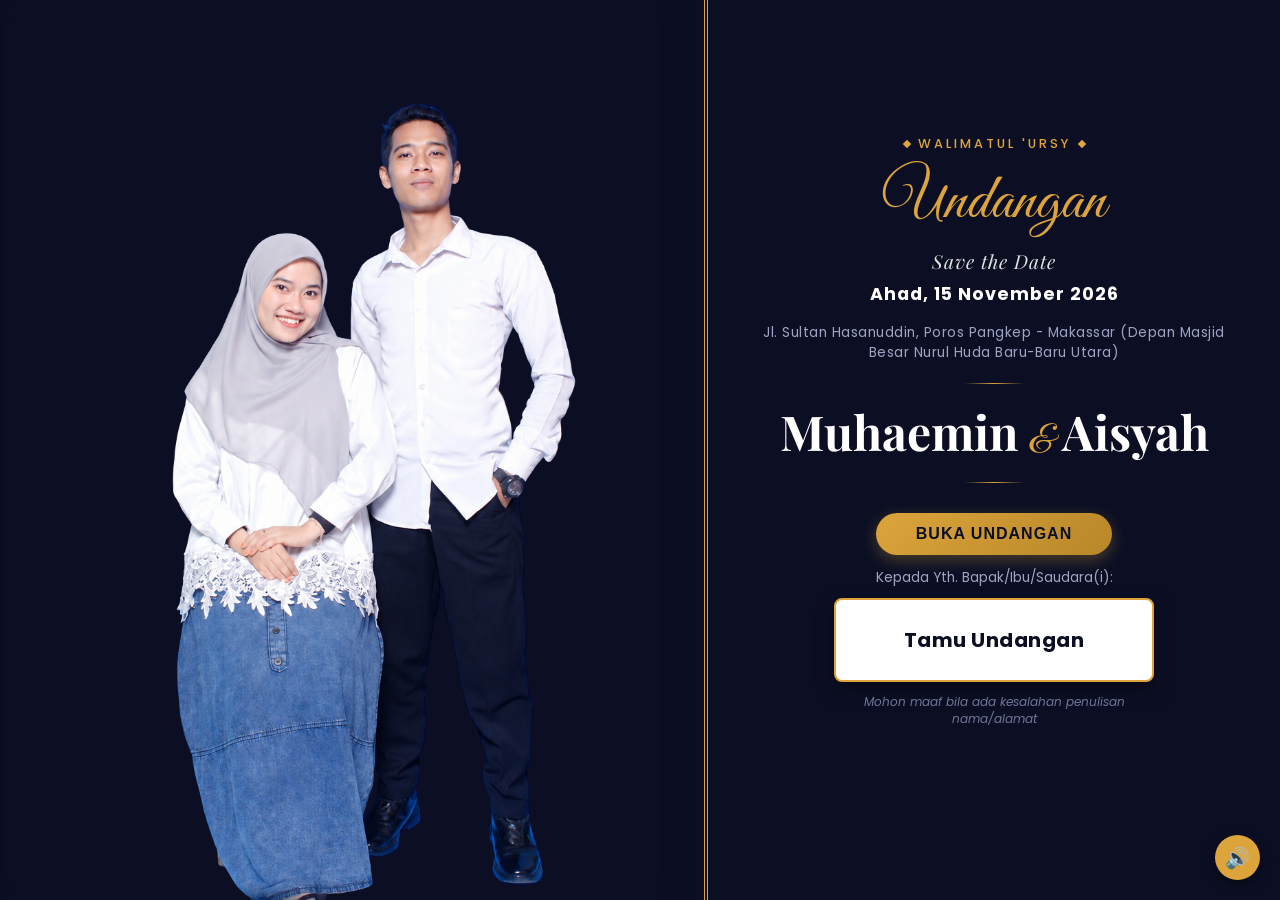
<file: index.html>
<!DOCTYPE html>
<html lang="id">
  <head>
    <meta charset="UTF-8">
    <meta name="viewport" content="width=device-width, initial-scale=1.0">
    <title>Undangan Pernikahan - Muhaemin & Aisyah</title>
    <link rel="stylesheet" href="./css/style.css">
  </head>
  <body>
    <div class="container">
      <div class="hero">
        <div class="image-wrapper"></div>
        <div class="overlay">
          <div class="cultural-badge">
            <span class="diamond"></span>
            <span class="badge-text">Walimatul 'Ursy</span>
            <span class="diamond"></span>
          </div>
          
          <h2 class="subtitle gold-text">Undangan</h2>
          <h3 class="save-the-date">Save the Date</h3>
          <p class="date-text">Ahad, 15 November 2026</p>
          <p class="location-text">Jl. Sultan Hasanuddin, Poros Pangkep - Makassar
          (Depan Masjid Besar Nurul Huda Baru-Baru Utara)</p>
          
          <div class="line-divider"></div>
          <h1 class="title">Muhaemin <span class="and-symbol">&</span> Aisyah</h1>
          <div class="line-divider"></div>
          
          <div class="invitation-box">
             <button id="openBtn">Buka Undangan</button>
            <p class="to">Kepada Yth. Bapak/Ibu/Saudara(i):</p>
            <div class="guest-name-box">
              <p class="name" id="guestName">Tamu Undangan</p>
            </div>
            <p class="apology">Mohon maaf bila ada kesalahan penulisan nama/alamat</p>
          </div>
        </div>
      </div>
    </div>

    <button id="soundToggle">🔊</button>
    
    <script src="./Index.js"></script>
    <script>
      function getQueryParam(param) {
        const urlParams = new URLSearchParams(window.location.search);
        return urlParams.get(param);
      }

      const namaTamu = getQueryParam("to");
      const elemenNama = document.getElementById("guestName");
      
      if (namaTamu) {
        const namaFormatted = decodeURIComponent(namaTamu.replace(/\+/g, " "));
        elemenNama.textContent = namaFormatted;
      } else {
        elemenNama.textContent = "Tamu Undangan";
      }
    </script>
  </body>
</html>
</file>
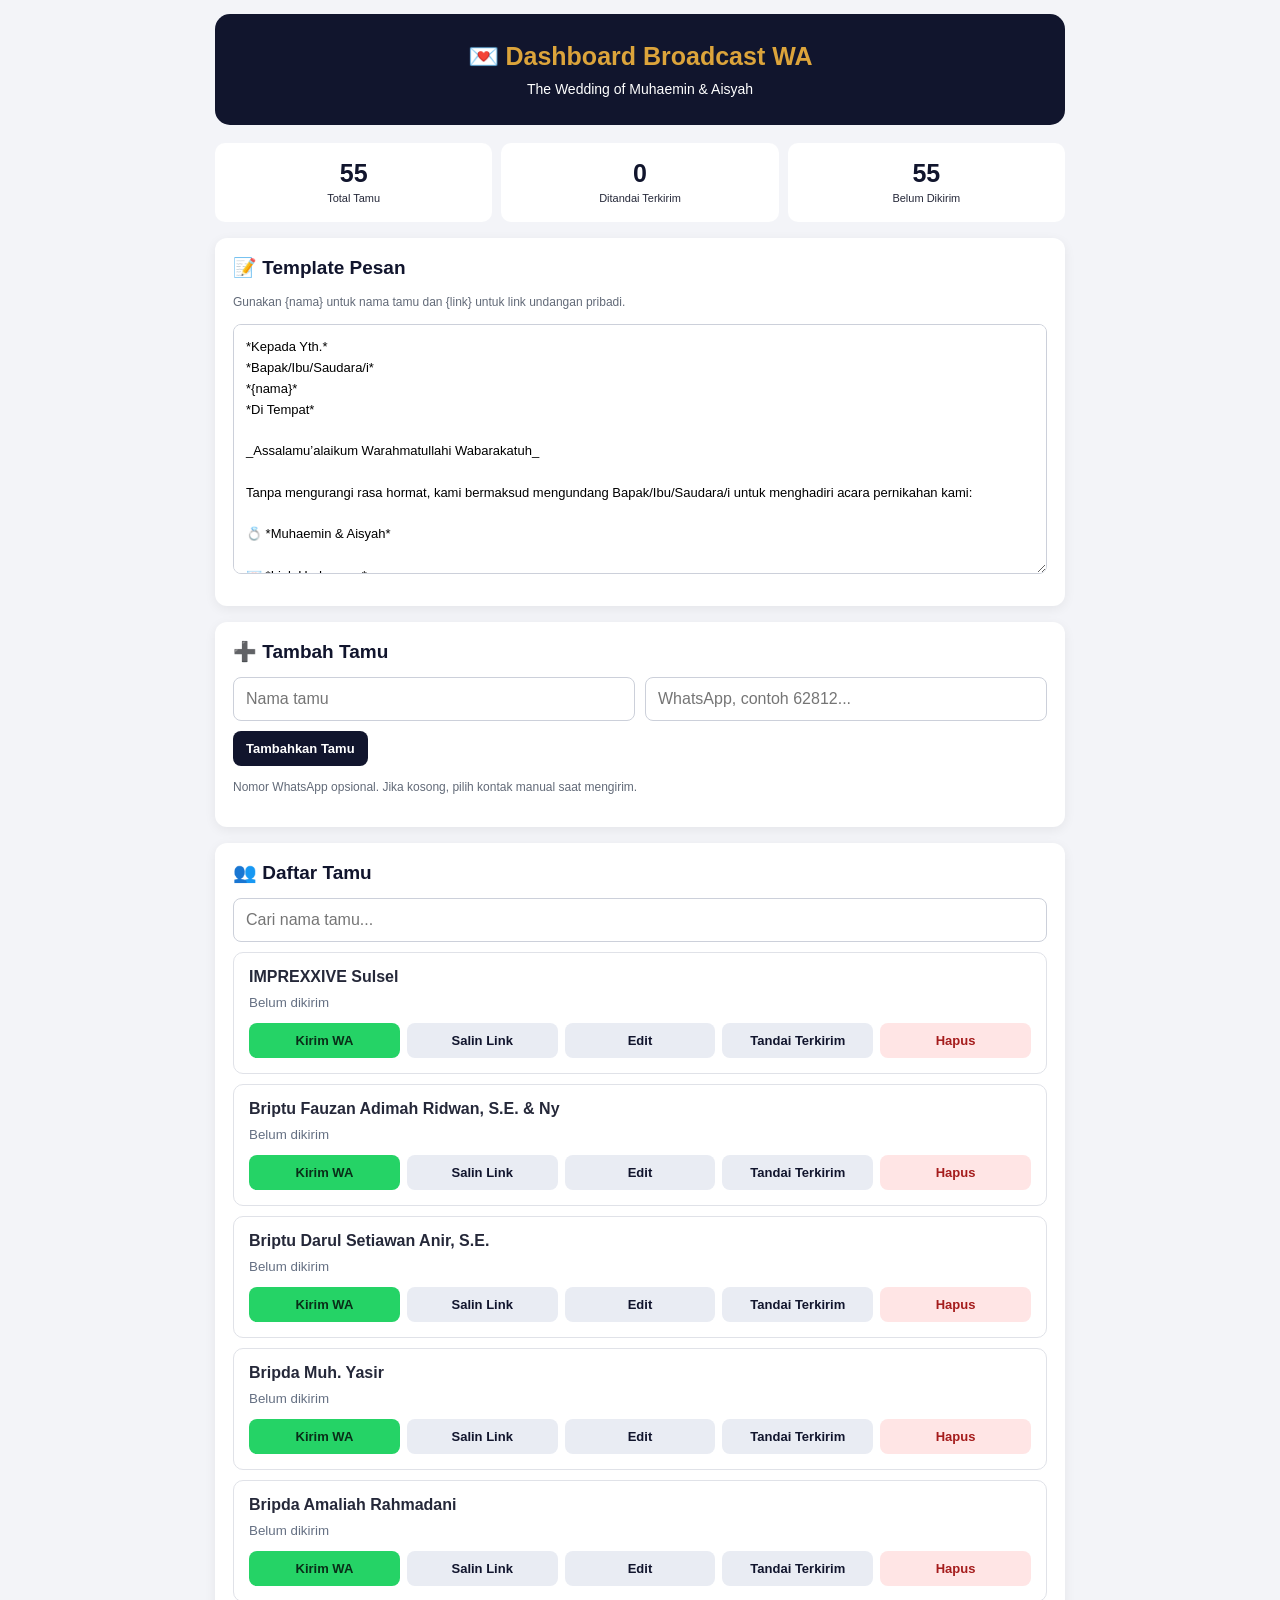
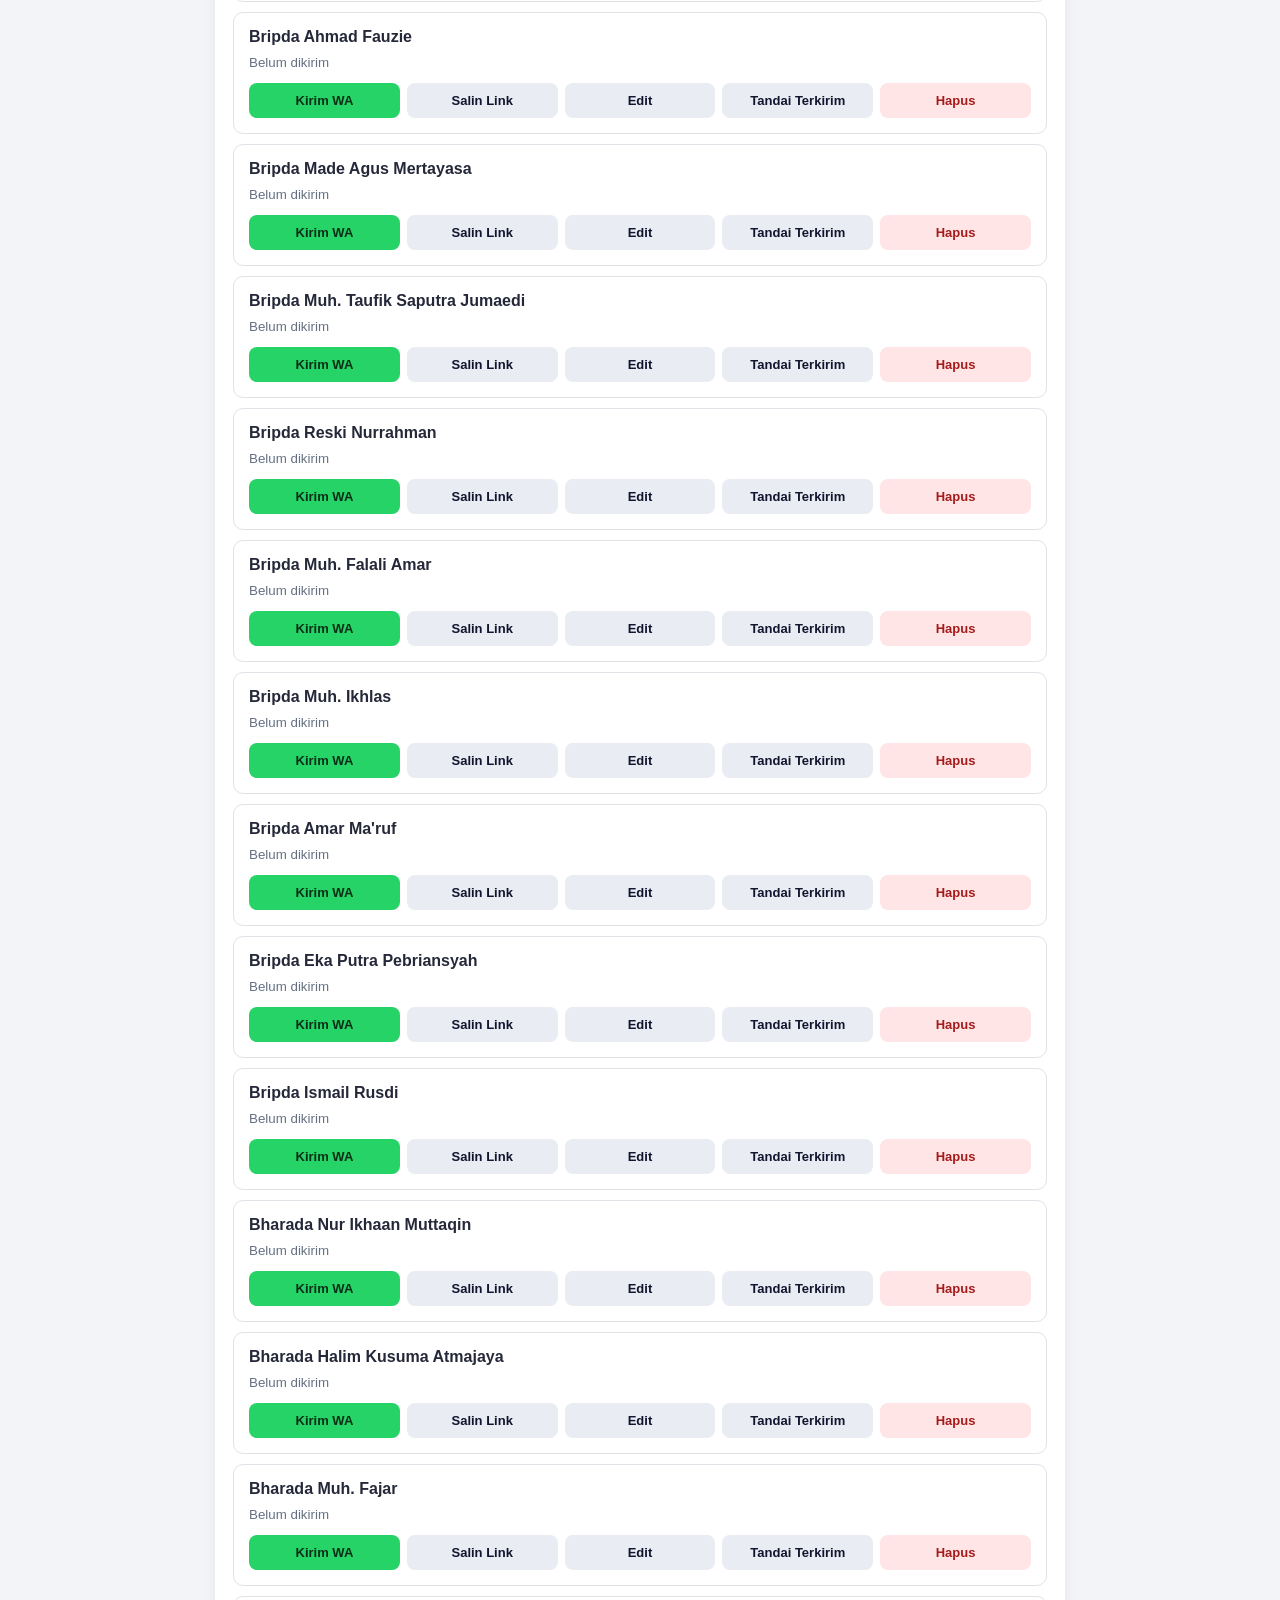
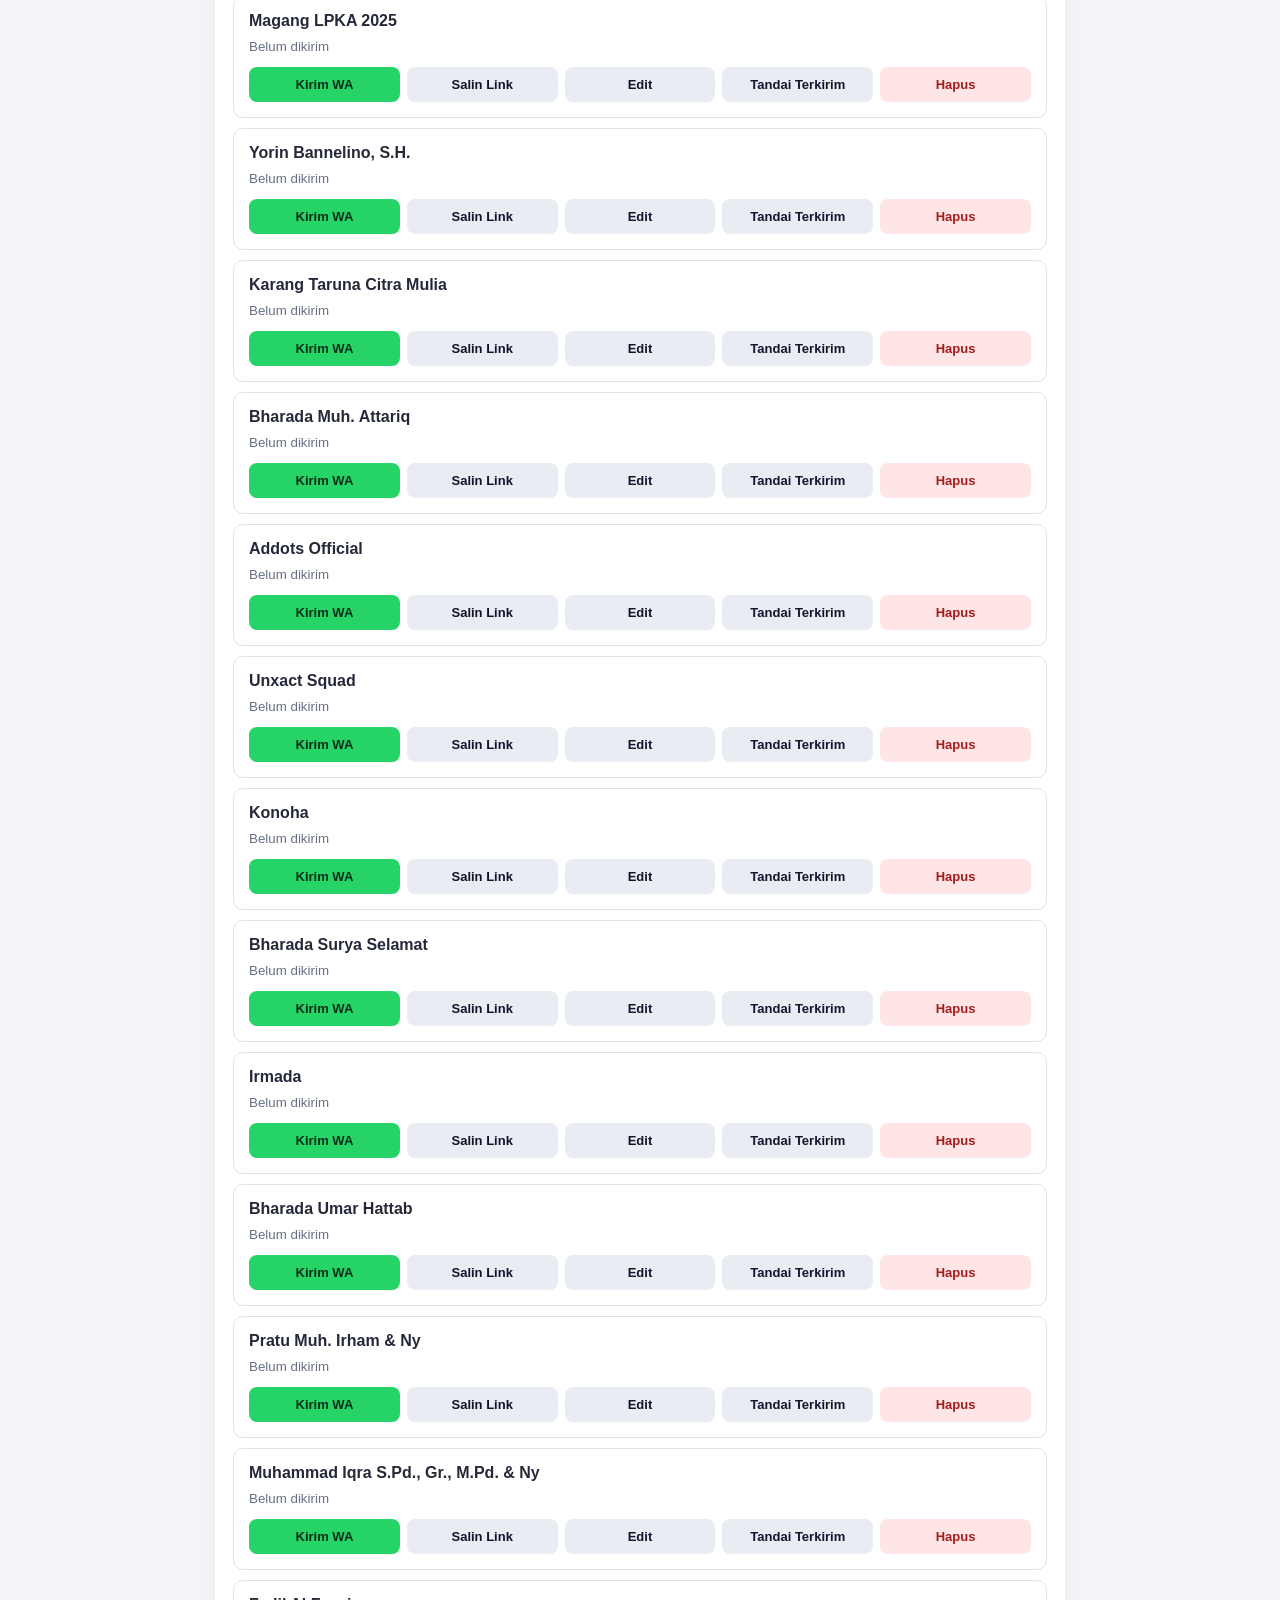
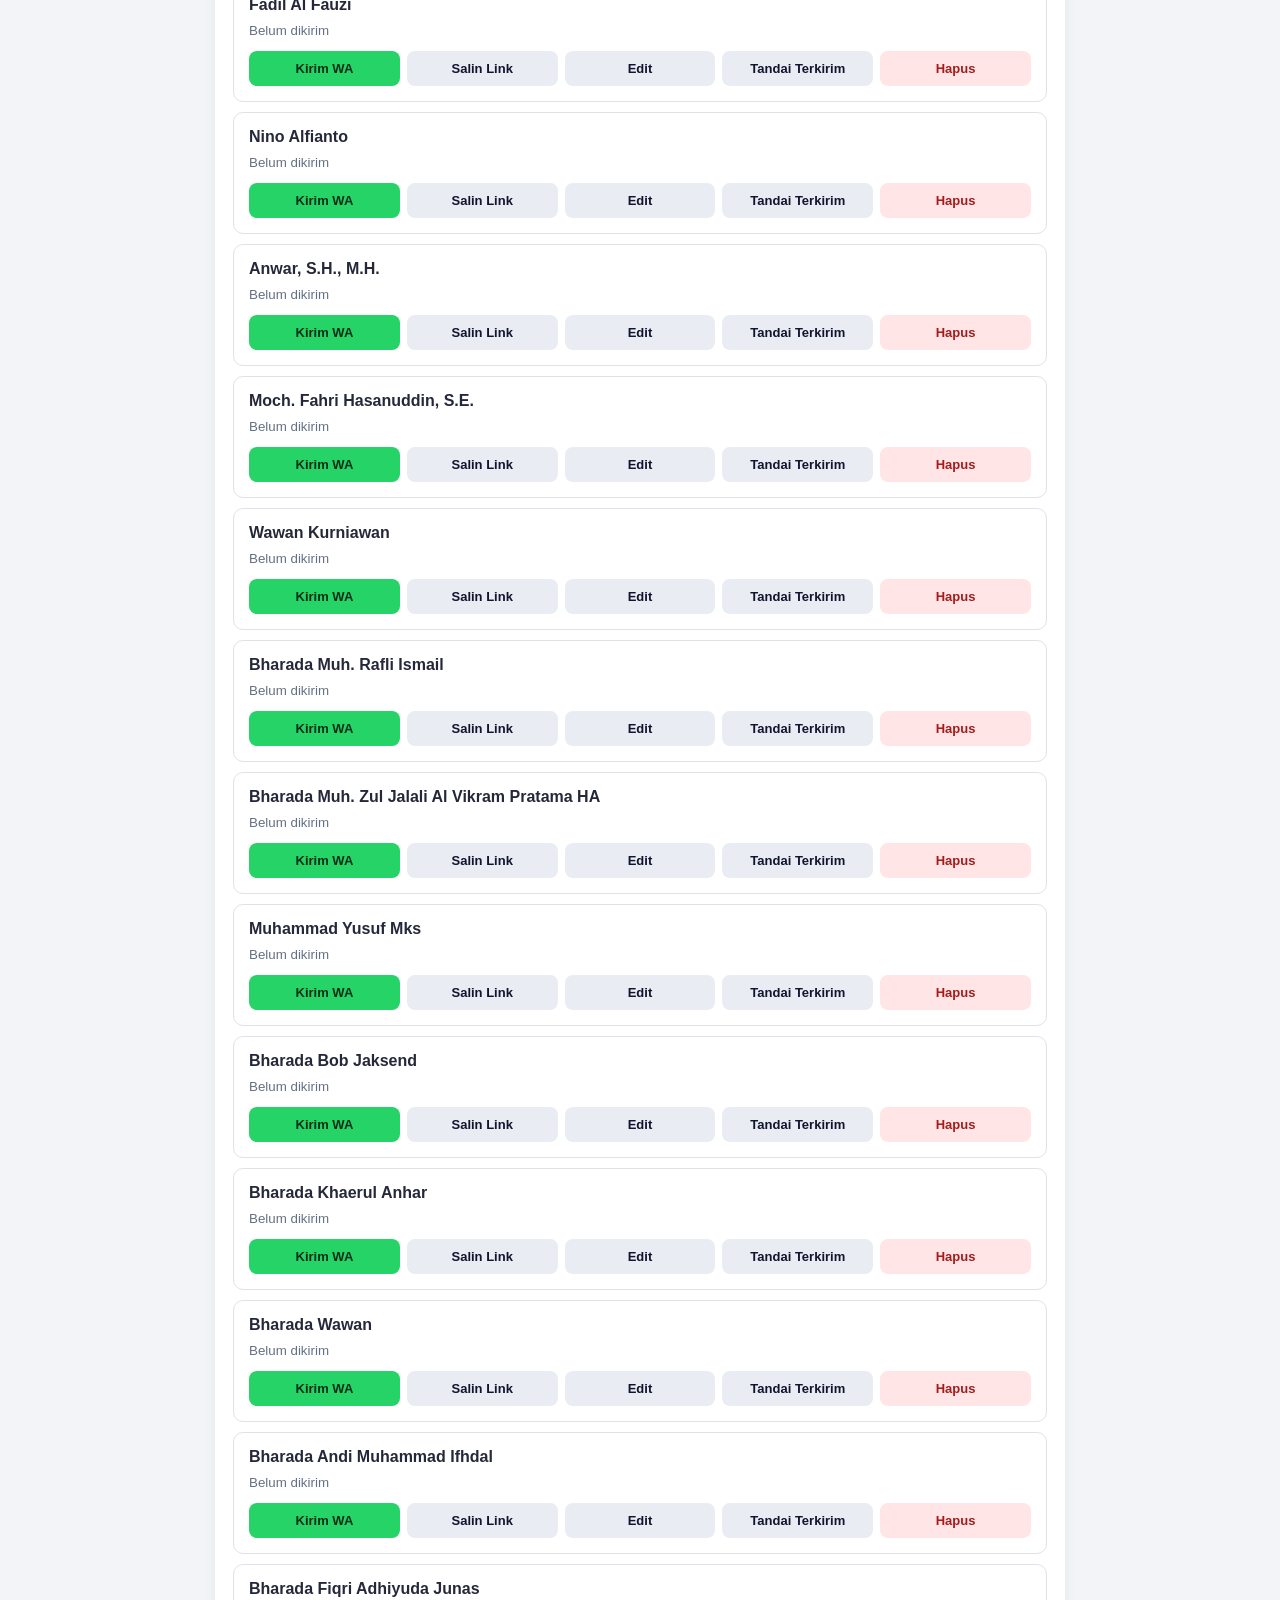
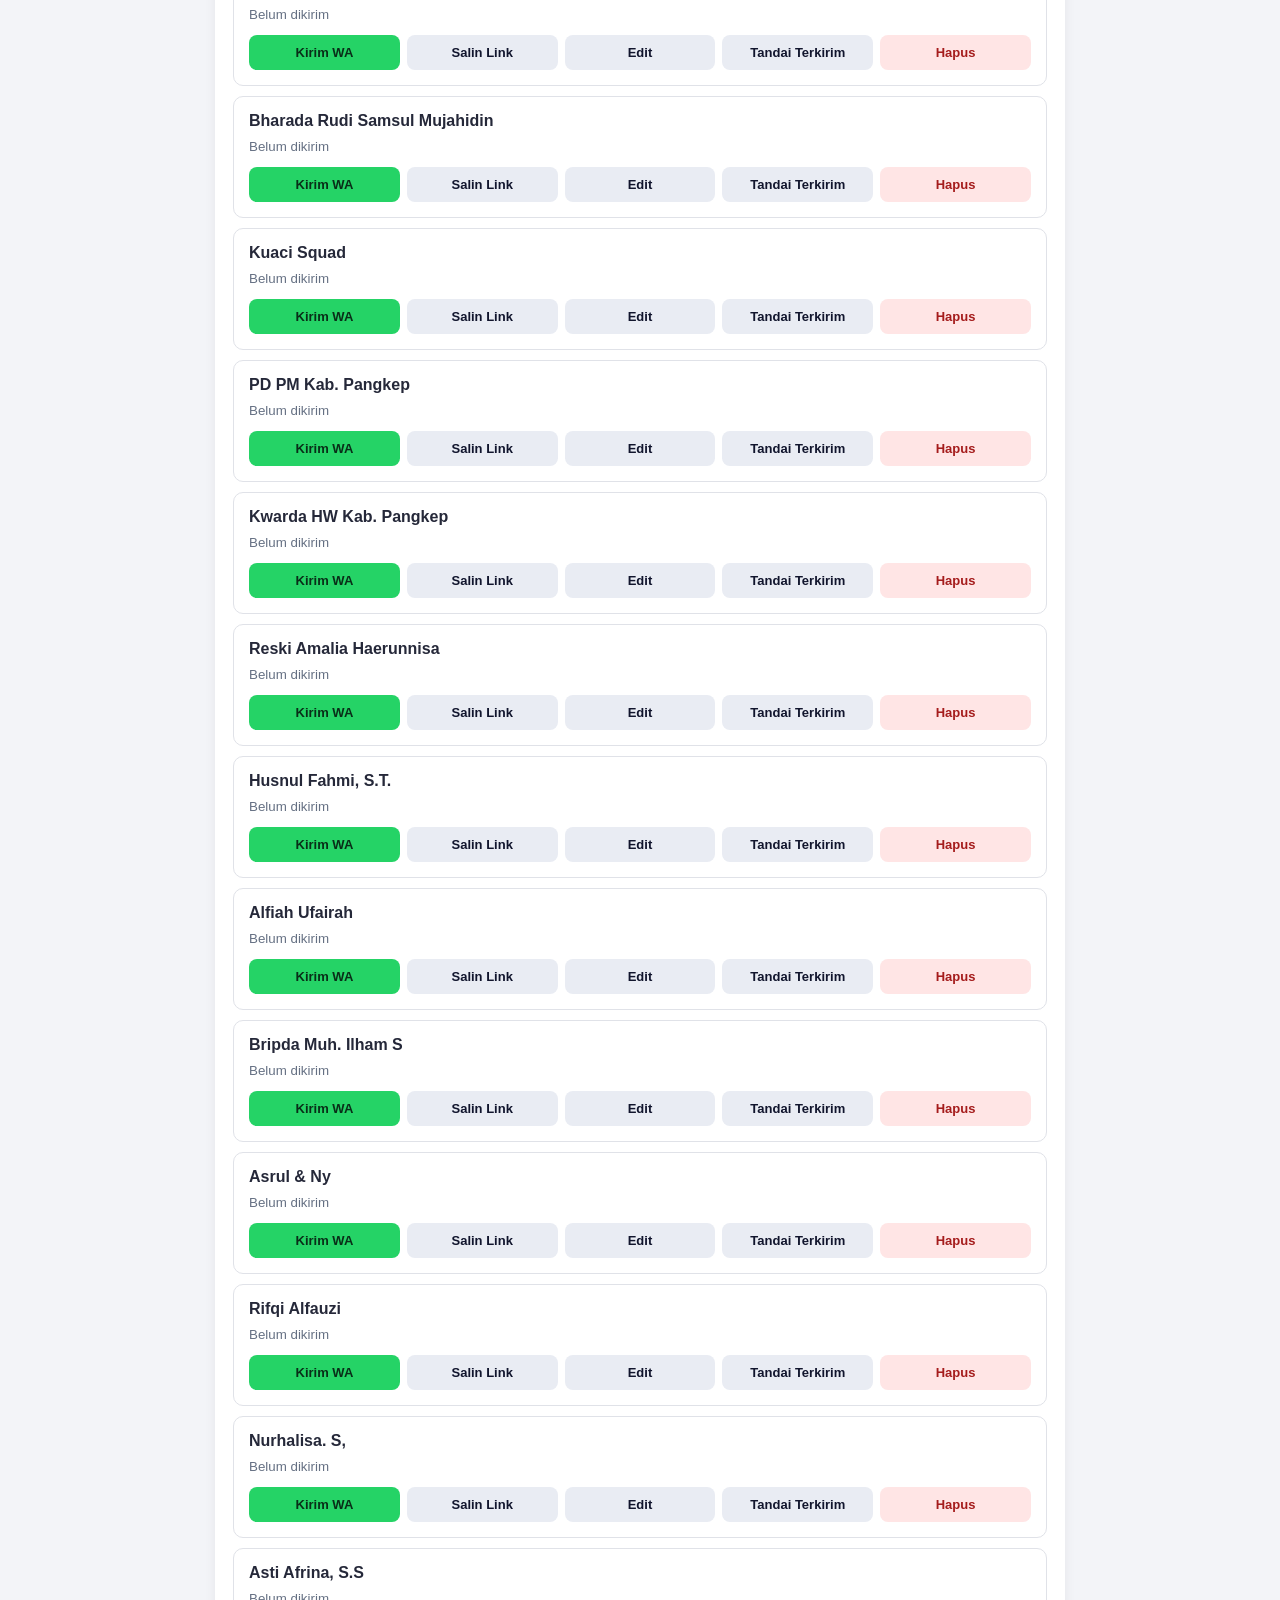
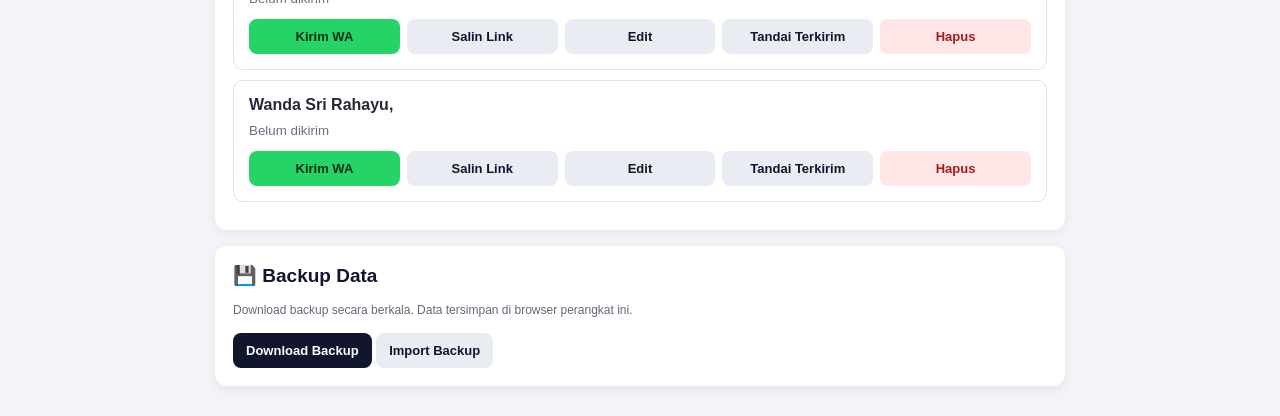
<file: broadcast.html>
<!DOCTYPE html>
<html lang="id">
<head>
<meta charset="UTF-8">
<meta name="viewport" content="width=device-width, initial-scale=1">
<title>Broadcast Muhaemin & Aisyah</title>

<style>
:root {
  --navy: #11152d;
  --gold: #dca43b;
  --green: #128c4a;
}

* {
  box-sizing: border-box;
}

body {
  margin: 0;
  padding: 14px;
  background: #f3f4f8;
  color: #252839;
  font-family: Arial, sans-serif;
}

.container {
  max-width: 850px;
  margin: auto;
}

header {
  background: var(--navy);
  color: white;
  padding: 28px 18px;
  text-align: center;
  border-radius: 15px;
  margin-bottom: 18px;
}

header h1 {
  margin: 0 0 10px;
  font-size: 25px;
  color: var(--gold);
}

header p {
  margin: 0;
  font-size: 14px;
}

.card {
  background: white;
  border-radius: 12px;
  padding: 18px;
  margin-bottom: 16px;
  box-shadow: 0 3px 12px #00000010;
}

h2 {
  font-size: 19px;
  color: var(--navy);
  margin: 0 0 14px;
}

input, textarea {
  width: 100%;
  border: 1px solid #ccd0da;
  border-radius: 8px;
  padding: 12px;
  font: inherit;
  margin-bottom: 10px;
}

textarea {
  min-height: 250px;
  resize: vertical;
  font-size: 13px;
  line-height: 1.6;
}

button, .send-btn {
  border: none;
  border-radius: 8px;
  padding: 10px 13px;
  cursor: pointer;
  font-size: 13px;
  font-weight: 600;
  text-decoration: none;
  text-align: center;
}

.primary {
  background: var(--navy);
  color: white;
}

.secondary {
  background: #e9ecf3;
  color: var(--navy);
}

.danger {
  background: #ffe5e5;
  color: #a51c1c;
}

.send-btn {
  background: #25d366;
  color: #092e18;
}

.guest {
  padding: 15px;
  border: 1px solid #e0e2e8;
  border-radius: 10px;
  margin-bottom: 10px;
}

.guest.sent {
  border-left: 4px solid #25d366;
}

.guest h3 {
  margin: 0 0 7px;
  font-size: 16px;
  overflow-wrap: anywhere;
}

.guest small {
  color: #657083;
}

.actions {
  display: flex;
  gap: 7px;
  flex-wrap: wrap;
  margin-top: 12px;
}

.actions > * {
  flex: 1;
}

.stats {
  display: grid;
  grid-template-columns: repeat(3, 1fr);
  gap: 9px;
  margin-bottom: 16px;
}

.stat {
  background: white;
  border-radius: 10px;
  padding: 16px 5px;
  text-align: center;
}

.stat strong {
  display: block;
  font-size: 25px;
  color: var(--navy);
}

.stat small {
  font-size: 11px;
}

.form-row {
  display: grid;
  grid-template-columns: 1fr 1fr;
  gap: 10px;
}

.note {
  font-size: 12px;
  color: #626a78;
  line-height: 1.6;
}

@media(max-width:600px) {
  .form-row {
    grid-template-columns: 1fr;
    gap: 0;
  }

  .actions {
    display: grid;
    grid-template-columns: 1fr 1fr;
  }

  .actions > * {
    width: 100%;
  }

  .card {
    padding: 14px;
  }
}
</style>
</head>

<body>
<div class="container">

<header>
  <h1>💌 Dashboard Broadcast WA</h1>
  <p>The Wedding of Muhaemin & Aisyah</p>
</header>

<div class="stats">
  <div class="stat">
    <strong id="total">0</strong>
    <small>Total Tamu</small>
  </div>
  <div class="stat">
    <strong id="sent">0</strong>
    <small>Ditandai Terkirim</small>
  </div>
  <div class="stat">
    <strong id="pending">0</strong>
    <small>Belum Dikirim</small>
  </div>
</div>

<div class="card">
  <h2>📝 Template Pesan</h2>
  <p class="note">
    Gunakan {nama} untuk nama tamu dan
    {link} untuk link undangan pribadi.
  </p>
  <textarea id="template"></textarea>
</div>

<div class="card">
  <h2>➕ Tambah Tamu</h2>

  <div class="form-row">
    <input id="newName"
           placeholder="Nama tamu">

    <input id="newWa"
           placeholder="WhatsApp, contoh 62812..."
           type="tel">
  </div>

  <button class="primary" id="addBtn">
    Tambahkan Tamu
  </button>

  <p class="note">
    Nomor WhatsApp opsional.
    Jika kosong, pilih kontak manual saat mengirim.
  </p>
</div>

<div class="card">
  <h2>👥 Daftar Tamu</h2>
  <input id="search"
         type="search"
         placeholder="Cari nama tamu...">

  <div id="guestList"></div>
</div>

<div class="card">
  <h2>💾 Backup Data</h2>
  <p class="note">
    Download backup secara berkala.
    Data tersimpan di browser perangkat ini.
  </p>

  <button class="primary" id="exportBtn">
    Download Backup
  </button>

  <button class="secondary" id="importBtn">
    Import Backup
  </button>

  <input id="importFile"
         type="file"
         accept=".json,application/json"
         hidden>
</div>

</div>

<script>
"use strict";

/* DATA TAMU MUHAEMIN & AISYAH */

const namaAwal = [
  "IMPREXXIVE Sulsel",
  "Briptu Fauzan Adimah Ridwan, S.E. & Ny",
  "Briptu Darul Setiawan Anir, S.E.",
  "Bripda Muh. Yasir",
  "Bripda Amaliah Rahmadani",
  "Bripda Ahmad Fauzie",
  "Bripda Made Agus Mertayasa",
  "Bripda Muh. Taufik Saputra Jumaedi",
  "Bripda Reski Nurrahman",
  "Bripda Muh. Falali Amar",
  "Bripda Muh. Ikhlas",
  "Bripda Amar Ma'ruf",
  "Bripda Eka Putra Pebriansyah",
  "Bripda Ismail Rusdi",
  "Bharada Nur Ikhaan Muttaqin",
  "Bharada Halim Kusuma Atmajaya",
  "Bharada Muh. Fajar",
  "Magang LPKA 2025",
  "Yorin Bannelino, S.H.",
  "Karang Taruna Citra Mulia",
  "Bharada Muh. Attariq",
  "Addots Official",
  "Unxact Squad",
  "Konoha",
  "Bharada Surya Selamat",
  "Irmada",
  "Bharada Umar Hattab",
  "Pratu Muh. Irham & Ny",
  "Muhammad Iqra S.Pd., Gr., M.Pd. & Ny",
  "Fadil Al Fauzi",
  "Nino Alfianto",
  "Anwar, S.H., M.H.",
  "Moch. Fahri Hasanuddin, S.E.",
  "Wawan Kurniawan",
  "Bharada Muh. Rafli Ismail",
  "Bharada Muh. Zul Jalali Al Vikram Pratama HA",
  "Muhammad Yusuf Mks",
  "Bharada Bob Jaksend",
  "Bharada Khaerul Anhar",
  "Bharada Wawan",
  "Bharada Andi Muhammad Ifhdal",
  "Bharada Fiqri Adhiyuda Junas",
  "Bharada Rudi Samsul Mujahidin",
  "Kuaci Squad",
  "PD PM Kab. Pangkep",
  "Kwarda HW Kab. Pangkep",
  "Reski Amalia Haerunnisa",
  "Husnul Fahmi, S.T.",
  "Alfiah Ufairah",
  "Bripda Muh. Ilham S",
  "Asrul & Ny",
  "Rifqi Alfauzi",
  "Nurhalisa. S,",
  "Asti Afrina, S.S",
  "Wanda Sri Rahayu,"
];

/* KONFIGURASI */

const BASE_URL =
  "https://syawalsss.github.io/muhaemin-aisyah/";

const STORAGE_KEY =
  "broadcast_muhaemin_aisyah_v1";

const defaultTemplate = `*Kepada Yth.*
*Bapak/Ibu/Saudara/i*
*{nama}*
*Di Tempat*

_Assalamu’alaikum Warahmatullahi Wabarakatuh_

Tanpa mengurangi rasa hormat, kami bermaksud mengundang Bapak/Ibu/Saudara/i untuk menghadiri acara pernikahan kami:

💍 *Muhaemin & Aisyah*

💌 *Link Undangan:*
{link}

Merupakan suatu kebahagiaan bagi kami apabila Bapak/Ibu/Saudara/i berkenan hadir dan memberikan doa restu.

Terima kasih. 🤍

_Wassalamu’alaikum Warahmatullahi Wabarakatuh_`;

/* DATA AWAL */

const defaultGuests = namaAwal.map((nama, i) => ({
  id: "default-" + i,
  nama,
  wa: "",
  sent: false
}));

function readState() {
  try {
    const saved = JSON.parse(
      localStorage.getItem(STORAGE_KEY)
    );

    if (saved && Array.isArray(saved.guests)) {
      return saved;
    }
  } catch (error) {
    console.warn(error);
  }

  return {
    guests: defaultGuests,
    template: defaultTemplate
  };
}

let state = readState();

function save() {
  try {
    localStorage.setItem(
      STORAGE_KEY,
      JSON.stringify(state)
    );
    return true;
  } catch {
    alert("Data gagal disimpan di browser.");
    return false;
  }
}

const $ = id => document.getElementById(id);

/* FORMAT NAMA BARU */

function formatName(value) {
  const special = new Set([
    "S.E.", "S.H.", "M.H.", "S.T.",
    "S.PD.", "M.PD.", "S.S.",
    "LPKA", "HW", "PD", "PM",
    "HA", "NY"
  ]);

  return value.trim().replace(/\s+/g, " ")
    .split(" ")
    .map(word => {
      if (special.has(word.toUpperCase())) {
        if (word.toUpperCase() === "NY") return "Ny";
        return word.toUpperCase();
      }

      return word.toLowerCase().replace(
        /(^|[-'])(\p{L})/gu,
        (_, start, letter) =>
          start + letter.toUpperCase()
      );
    })
    .join(" ");
}

/* LINK UNDANGAN */

function invitationLink(guest) {
  return BASE_URL + "?to=" +
    encodeURIComponent(guest.nama);
}

function messageFor(guest) {
  return $("template").value
    .replace(/\{nama\}/g, guest.nama)
    .replace(/\{link\}/g, invitationLink(guest));
}

function waLink(guest) {
  let number = (guest.wa || "").replace(/\D/g, "");

  if (number.startsWith("0")) {
    number = "62" + number.slice(1);
  }

  const message = encodeURIComponent(messageFor(guest));

  return number
    ? `https://wa.me/${number}?text=${message}`
    : `https://wa.me/?text=${message}`;
}

/* TAMPILKAN DAFTAR */

function render() {
  const list = $("guestList");
  list.replaceChildren();

  const keyword = $("search").value.toLowerCase();

  const filtered = state.guests.filter(g =>
    g.nama.toLowerCase().includes(keyword)
  );

  $("total").textContent = state.guests.length;

  const sentCount = state.guests.filter(g => g.sent).length;
  $("sent").textContent = sentCount;
  $("pending").textContent =
    state.guests.length - sentCount;

  if (!filtered.length) {
    list.textContent = "Tamu tidak ditemukan.";
    return;
  }

  filtered.forEach(guest => {
    const box = document.createElement("div");
    box.className = "guest" +
      (guest.sent ? " sent" : "");

    const title = document.createElement("h3");
    title.textContent = guest.nama;

    const info = document.createElement("small");
    info.textContent = guest.sent
      ? "✓ Ditandai sudah terkirim"
      : "Belum dikirim";

    const actions = document.createElement("div");
    actions.className = "actions";

    const send = document.createElement("a");
    send.href = waLink(guest);
    send.target = "_blank";
    send.rel = "noopener noreferrer";
    send.className = "send-btn";
    send.textContent = "Kirim WA";

    const copy = makeButton(
      "Salin Link",
      "secondary",
      () => copyLink(invitationLink(guest))
    );

    const edit = makeButton(
      "Edit",
      "secondary",
      () => editGuest(guest.id)
    );

    const mark = makeButton(
      guest.sent ? "Batal Tandai" : "Tandai Terkirim",
      "secondary",
      () => toggleSent(guest.id)
    );

    const remove = makeButton(
      "Hapus",
      "danger",
      () => deleteGuest(guest.id)
    );

    actions.append(send, copy, edit, mark, remove);
    box.append(title, info, actions);
    list.append(box);
  });
}

function makeButton(label, className, handler) {
  const btn = document.createElement("button");
  btn.textContent = label;
  btn.className = className;
  btn.onclick = handler;
  return btn;
}

/* TAMBAH TAMU */

function addGuest() {
  const nama = formatName($("newName").value);
  const wa = $("newWa").value.trim();

  if (!nama) {
    alert("Nama tamu wajib diisi.");
    return;
  }

  const guest = {
    id: "custom-" + Date.now() + "-" +
      Math.random().toString(36).slice(2),
    nama,
    wa,
    sent: false
  };

  state.guests.push(guest);

  if (!save()) {
    state.guests.pop();
    return;
  }

  $("newName").value = "";
  $("newWa").value = "";

  render();
  alert("Tamu berhasil ditambahkan.");
}

/* EDIT TAMU */

function editGuest(id) {
  const guest = state.guests.find(g => g.id === id);
  if (!guest) return;

  const inputName = prompt("Edit nama:", guest.nama);
  if (inputName === null) return;

  const nama = formatName(inputName);
  if (!nama) return alert("Nama tidak boleh kosong.");

  const inputWa = prompt(
    "Edit nomor WhatsApp:",
    guest.wa
  );

  if (inputWa === null) return;

  const old = { ...guest };

  guest.nama = nama;
  guest.wa = inputWa.trim();

  if (!save()) {
    Object.assign(guest, old);
    return;
  }

  render();
}

/* HAPUS TAMU */

function deleteGuest(id) {
  const guest = state.guests.find(g => g.id === id);
  if (!guest) return;

  if (!confirm("Hapus " + guest.nama + "?")) return;

  const old = state.guests;

  state.guests = old.filter(g => g.id !== id);

  if (!save()) {
    state.guests = old;
    return;
  }

  render();
}

/* STATUS TERKIRIM */

function toggleSent(id) {
  const guest = state.guests.find(g => g.id === id);
  if (!guest) return;

  guest.sent = !guest.sent;

  if (!save()) {
    guest.sent = !guest.sent;
    return;
  }

  render();
}

/* SALIN LINK */

async function copyLink(text) {
  try {
    await navigator.clipboard.writeText(text);
    alert("Link berhasil disalin.");
  } catch {
    prompt("Salin link berikut:", text);
  }
}

/* BACKUP */

function exportData() {
  const blob = new Blob(
    [JSON.stringify(state, null, 2)],
    { type: "application/json" }
  );

  const url = URL.createObjectURL(blob);
  const a = document.createElement("a");

  a.href = url;
  a.download = "backup-muhaemin-aisyah.json";
  a.click();

  setTimeout(() => URL.revokeObjectURL(url), 1000);
}

/* IMPORT */

$("importFile").addEventListener("change", async e => {
  const file = e.target.files[0];
  if (!file) return;

  try {
    const parsed = JSON.parse(await file.text());

    if (
      !parsed ||
      !Array.isArray(parsed.guests) ||
      !parsed.guests.every(g =>
        g &&
        typeof g.id === "string" &&
        typeof g.nama === "string" &&
        typeof g.wa === "string" &&
        typeof g.sent === "boolean"
      )
    ) {
      throw new Error("Format tidak valid");
    }

    if (!confirm("Ganti semua data dengan backup?")) {
      return;
    }

    const old = state;

    state = {
      guests: parsed.guests,
      template: typeof parsed.template === "string"
        ? parsed.template
        : defaultTemplate
    };

    if (!save()) {
      state = old;
      return;
    }

    $("template").value = state.template;
    render();

    alert("Backup berhasil diimpor.");
  } catch {
    alert("File backup tidak valid.");
  } finally {
    e.target.value = "";
  }
});

/* EVENT LISTENER */

$("addBtn").onclick = addGuest;
$("exportBtn").onclick = exportData;
$("importBtn").onclick = () => $("importFile").click();
$("search").oninput = render;

$("template").value =
  state.template || defaultTemplate;

$("template").addEventListener("input", e => {
  state.template = e.target.value;
  save();
  render();
});

render();
</script>
</body>
</html>
</file>
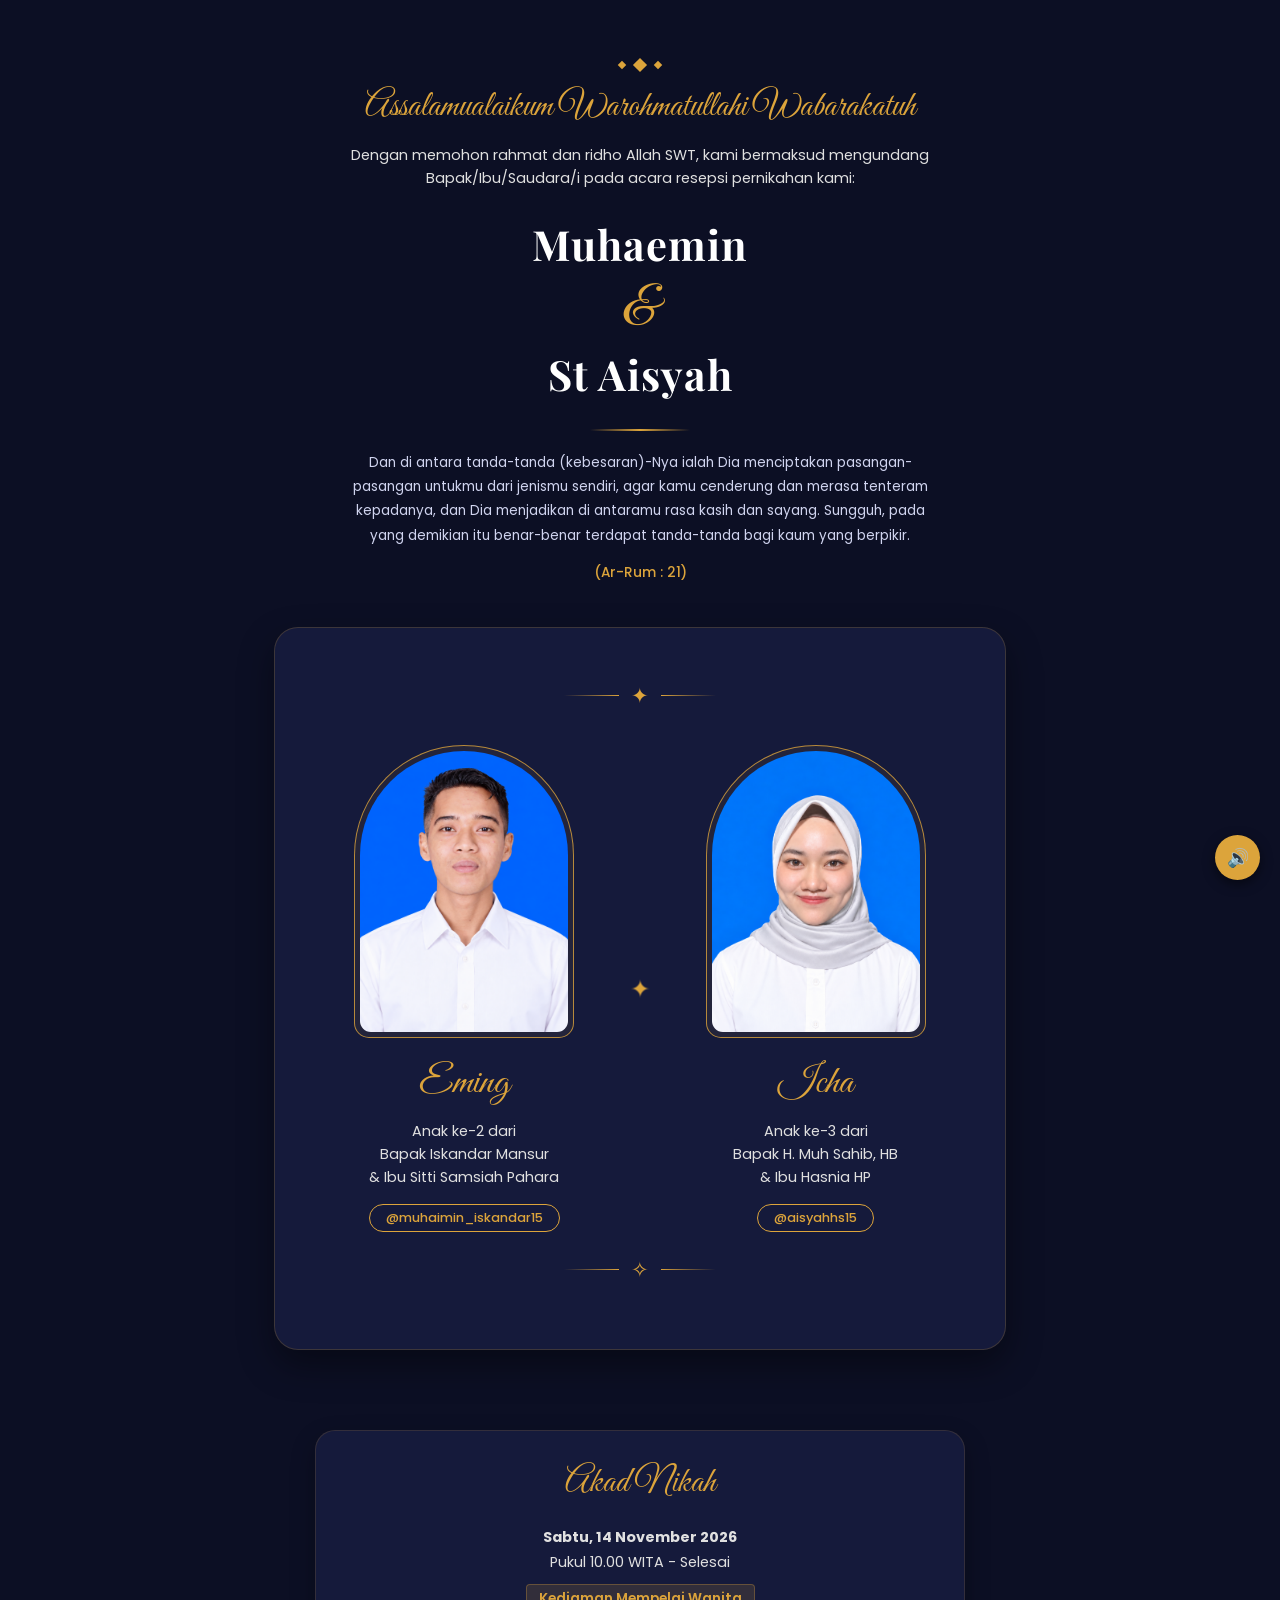
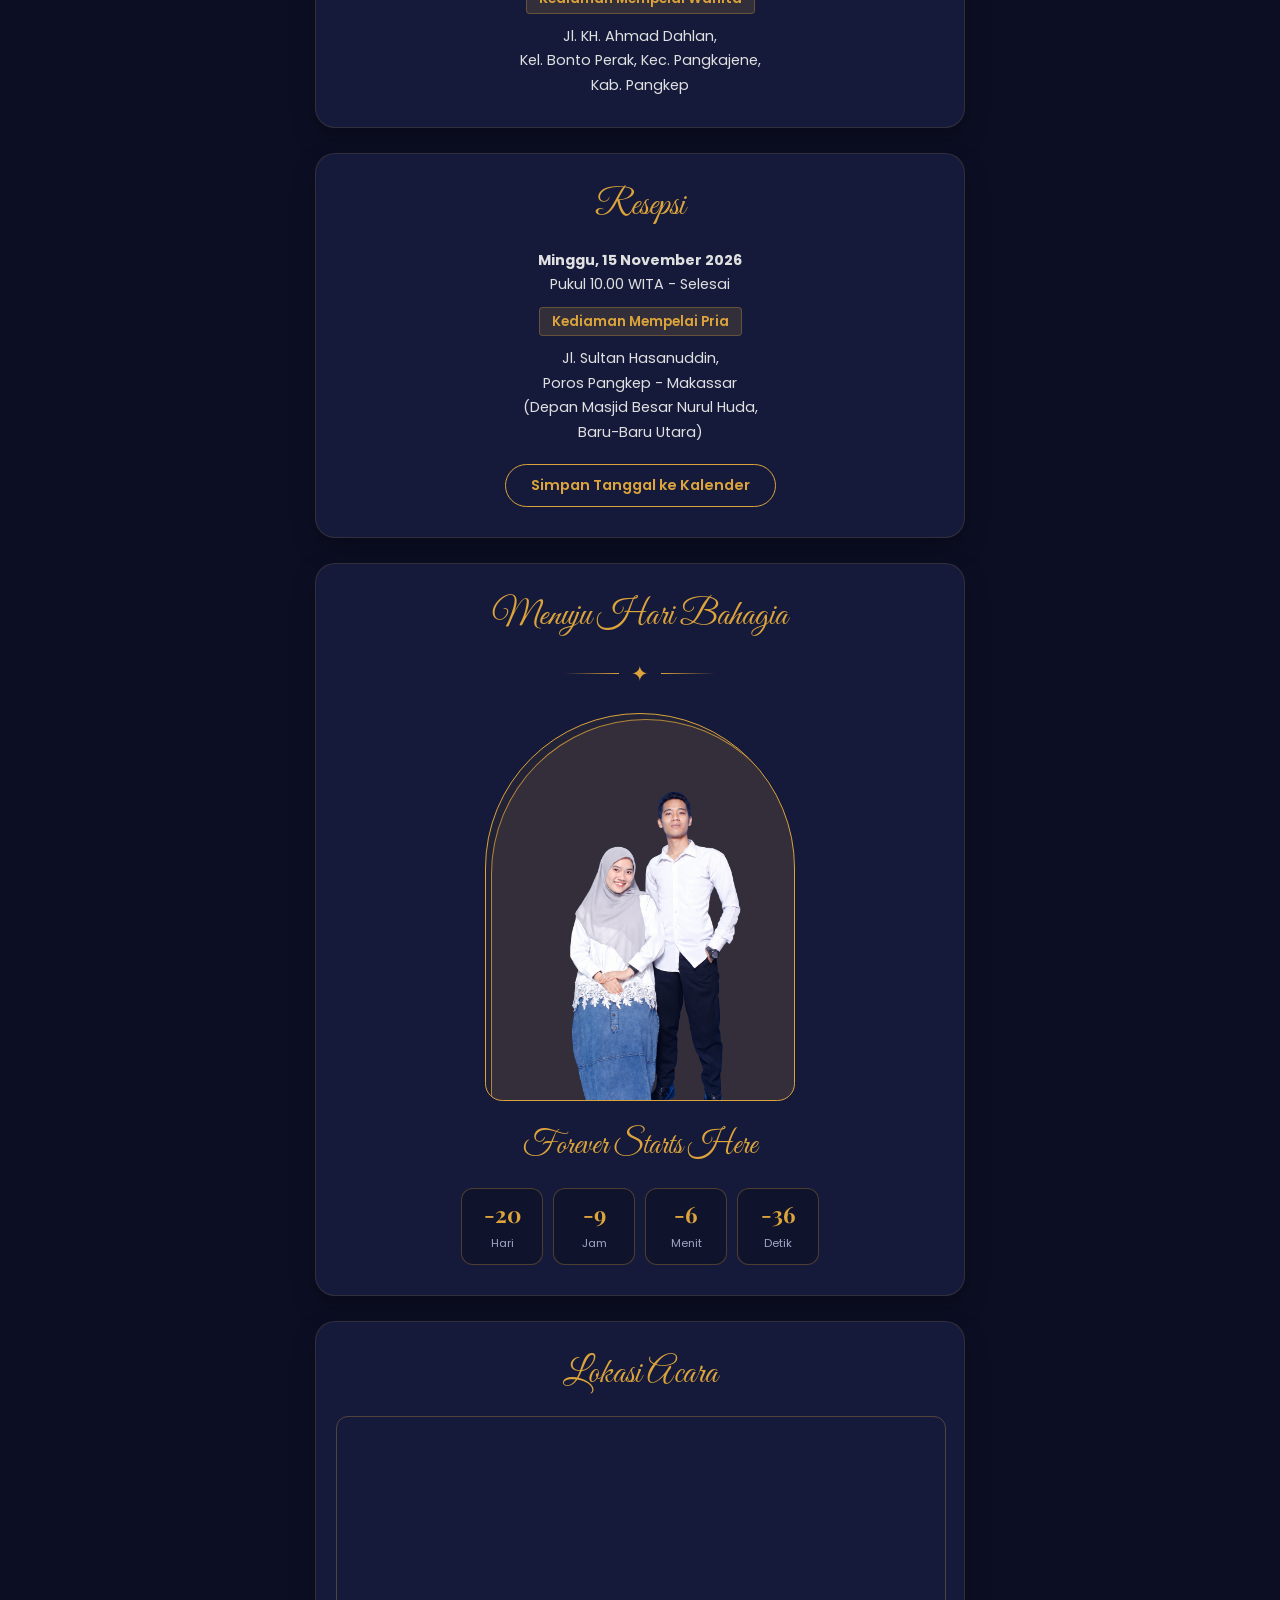
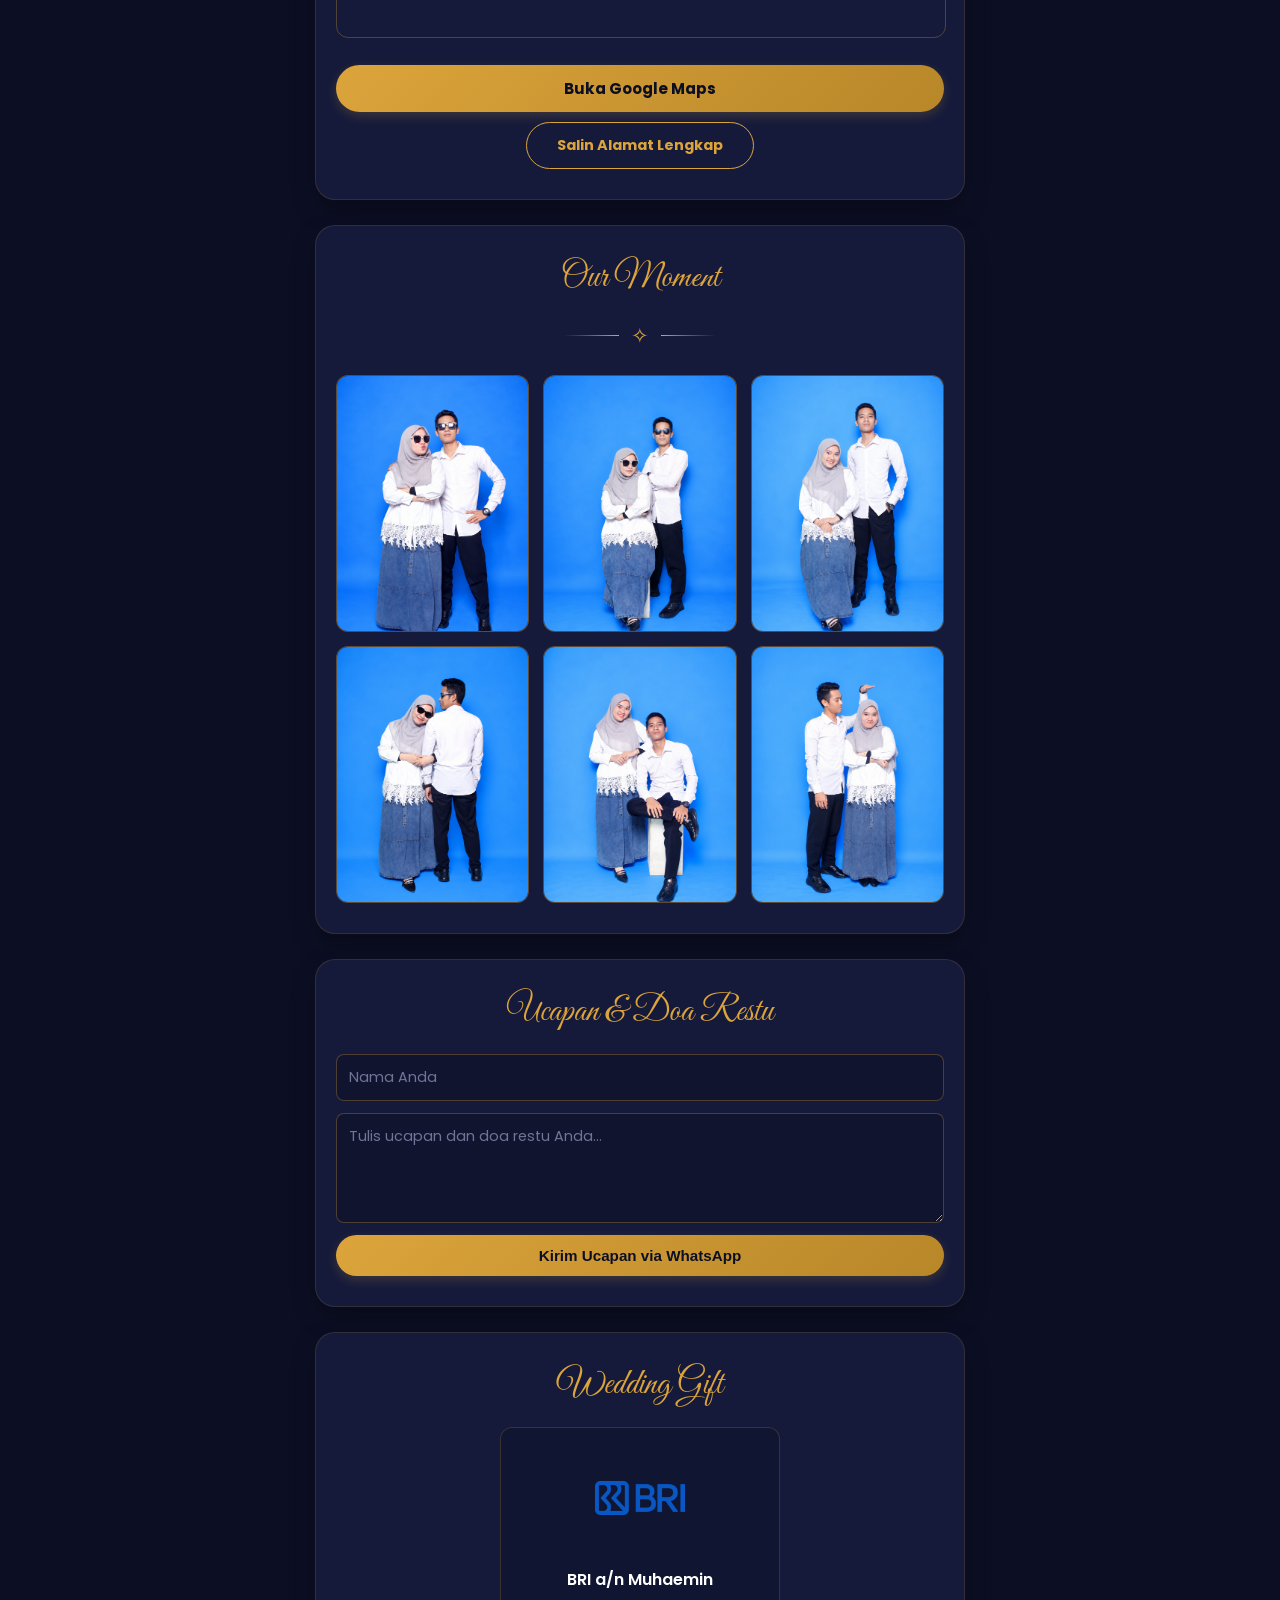
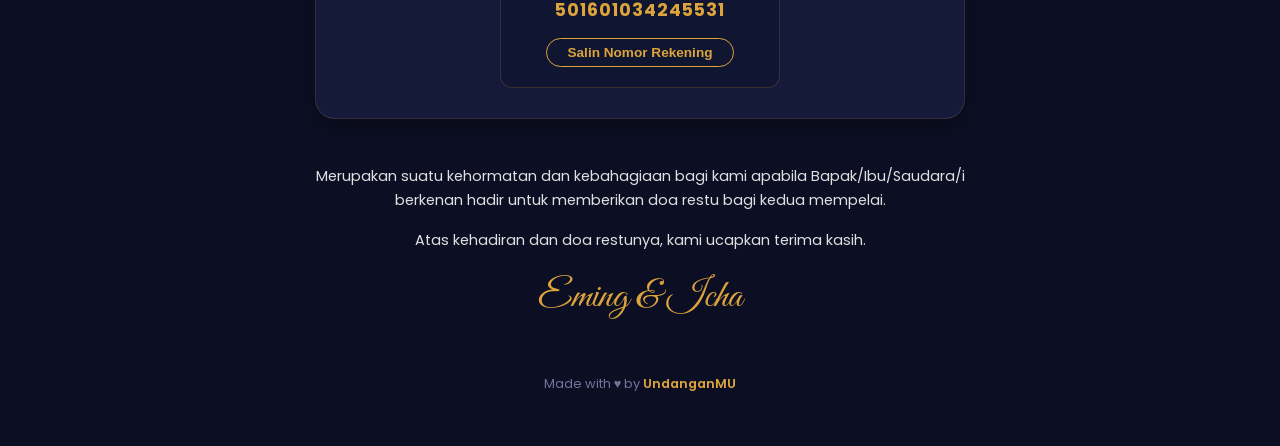
<file: invitation.html>
<!doctype html>
<html lang="id">
<head>
  <meta charset="UTF-8" />
  <meta name="viewport" content="width=device-width, initial-scale=1.0" />
  <meta name="theme-color" content="#0c0f24" />
  <title>Undangan Pernikahan - Eming & Icha</title>
  <link rel="stylesheet" href="./css/invitation.css" />

  <!-- Tambahan styling khusus, tanpa mengubah CSS lama -->
  <style>
    /* Ornamen ringan */
    .wedding-decoration {
      display: flex;
      align-items: center;
      justify-content: center;
      gap: 12px;
      color: #dca43b;
      margin: 12px auto 24px;
    }

    .wedding-decoration::before,
    .wedding-decoration::after {
      content: "";
      width: 55px;
      height: 1px;
      background: linear-gradient(
        90deg, transparent, #dca43b
      );
    }

    .wedding-decoration::after {
      transform: rotate(180deg);
    }

    .wedding-decoration span {
      font-size: 21px;
    }

    /* Dua foto mempelai */
    .profiles-wrapper {
      display: flex;
      flex-direction: column;
      align-items: center;
      gap: 20px;
    }

    .profile-card {
      width: 100%;
      max-width: 290px;
      box-sizing: border-box;
      text-align: center;
    }

    .individual-photo-frame {
      width: min(72%, 210px);
      aspect-ratio: 3 / 4;
      margin: 0 auto 20px;
      padding: 5px;
      border: 1px solid rgba(220, 164, 59, 0.8);
      border-radius: 110px 110px 15px 15px;
      background: rgba(220, 164, 59, 0.07);
      box-sizing: border-box;
      overflow: hidden;
    }

    .individual-photo {
      display: block;
      width: 100%;
      height: 100%;
      object-fit: cover;
      object-position: center top;
      border-radius: 105px 105px 11px 11px;
    }

    .profile-card .name.gold {
      margin-bottom: 12px;
    }

    .profile-card .instagram-tag {
      max-width: 100%;
      overflow-wrap: anywhere;
    }

    /* Foto pasangan di atas countdown */
    .countdown-photo-frame {
      width: min(100%, 310px);
      aspect-ratio: 4 / 5;
      margin: 0 auto 25px;
      padding: 5px;
      border: 1px solid #dca43b;
      border-radius: 160px 160px 18px 18px;
      background: rgba(220, 164, 59, 0.08);
      box-sizing: border-box;
      overflow: hidden;
    }

    .countdown-couple-photo {
      display: block;
      width: 100%;
      height: 100%;
      border-radius: 155px 155px 13px 13px;
      object-fit: cover;
      object-position: center top;
    }

    .countdown-caption {
      font-family: "Great Vibes", cursive;
      font-size: 2rem;
      color: #dca43b;
      margin: 0 0 22px;
    }

    /* Galeri 6 foto */
    .gallery {
      display: grid;
      grid-template-columns: repeat(2, minmax(0, 1fr));
      gap: 10px;
    }

    .gallery-item {
      aspect-ratio: 3 / 4;
      overflow: hidden;
      border-radius: 12px;
      border: 1px solid rgba(220, 164, 59, 0.35);
      background: #171b37;
    }

    .gallery-item img {
      display: block;
      width: 100%;
      height: 100%;
      object-fit: cover;
      transition: transform 0.35s ease;
    }

    @media (hover: hover) {
      .gallery-item:hover img {
        transform: scale(1.035);
      }
    }

    /* Animasi sederhana */
    @keyframes weddingFadeIn {
      from {
        opacity: 0;
        transform: translateY(12px);
      }
      to {
        opacity: 1;
        transform: translateY(0);
      }
    }

    .individual-photo-frame,
    .countdown-photo-frame {
      animation: weddingFadeIn 0.7s ease-out both;
    }

    /* Tampilan desktop */
    @media (min-width: 769px) {
      .profiles-wrapper {
        flex-direction: row;
        justify-content: space-around;
        align-items: center;
        gap: 12px;
      }

      .profile-card {
        flex: 1;
        min-width: 0;
      }

      .individual-photo-frame {
        width: min(88%, 220px);
      }

      .gallery {
        grid-template-columns: repeat(3, minmax(0, 1fr));
        gap: 14px;
      }
    }

    /* Hemat animasi untuk perangkat yang membatasi gerakan */
    @media (prefers-reduced-motion: reduce) {
      .individual-photo-frame,
      .countdown-photo-frame {
        animation: none;
      }

      .gallery-item img {
        transition: none;
      }
    }
  </style>
</head>

<body>
  <!-- PRELOADER -->
  <div id="preloader">
    <div class="preloader-content">
      <div class="preloader-initials">Eming & Icha</div>
      <div class="preloader-line"></div>
    </div>
  </div>

  <!-- UNDANGAN UTAMA -->
  <div class="main-invitation">
    <div class="text-box">
      <div class="cultural-ornament">
        <span class="diamond-dot"></span>
        <span class="diamond-dot large"></span>
        <span class="diamond-dot"></span>
      </div>

      <p class="greeting">
        Assalamualaikum Warohmatullahi Wabarakatuh
      </p>

      <p class="invitation-text">
        Dengan memohon rahmat dan ridho Allah SWT, kami bermaksud
        mengundang Bapak/Ibu/Saudara/i pada acara resepsi
        pernikahan kami:
      </p>

      <div class="wedding-title">
        <div
          class="groom-name anim-pop"
          style="animation-delay: 0.8s"
        >
          Muhaemin
        </div>

        <div
          class="and-symbol anim-pop"
          style="animation-delay: 1s"
        >
          &amp;
        </div>

        <div
          class="bride-name anim-pop"
          style="animation-delay: 1.2s"
        >
          St Aisyah
        </div>
      </div>

      <div class="line-separator"></div>

      <p class="quote">
        Dan di antara tanda-tanda (kebesaran)-Nya ialah Dia
        menciptakan pasangan-pasangan untukmu dari jenismu sendiri,
        agar kamu cenderung dan merasa tenteram kepadanya, dan
        Dia menjadikan di antaramu rasa kasih dan sayang.
        Sungguh, pada yang demikian itu benar-benar terdapat
        tanda-tanda bagi kaum yang berpikir.
      </p>

      <p class="surah">(Ar-Rum : 21)</p>
    </div>

    <!-- PROFIL MEMPELAI -->
    <div class="invitation-section">

      <div class="wedding-decoration" aria-hidden="true">
        <span>✦</span>
      </div>

      <div class="profiles-wrapper">

        <!-- MEMPELAI PRIA -->
        <div class="profile-card">
          <div class="individual-photo-frame">
            <img
              src="./assets/eming.PNG"
              alt="Foto mempelai pria Muhaemin"
              class="individual-photo"
              width="210"
              height="280"
              loading="eager"
              decoding="async"
            />
          </div>

          <h2 class="name gold">Eming</h2>

          <p class="desc">
            Anak ke-2 dari<br />
            Bapak Iskandar Mansur<br />
            &amp; Ibu Sitti Samsiah Pahara
          </p>

          <div class="instagram-tag">
            @muhaimin_iskandar15
          </div>
        </div>

        <div class="cultural-center-icon" aria-hidden="true">
          ✦
        </div>

        <!-- MEMPELAI WANITA -->
        <div class="profile-card">
          <div class="individual-photo-frame">
            <img
              src="./assets/icha.PNG"
              alt="Foto mempelai wanita St Aisyah"
              class="individual-photo"
              width="210"
              height="280"
              loading="eager"
              decoding="async"
            />
          </div>

          <h2 class="name gold">Icha</h2>

          <p class="desc">
            Anak ke-3 dari<br />
            Bapak H. Muh Sahib, HB<br />
            &amp; Ibu Hasnia HP
          </p>

          <div class="instagram-tag">
            @aisyahhs15
          </div>
        </div>

      </div>

      <div class="wedding-decoration" aria-hidden="true">
        <span>✧</span>
      </div>
    </div>
  </div>

  <!-- INFORMASI ACARA -->
  <div class="events-container">

    <!-- AKAD NIKAH -->
    <div class="section-card">
      <h2 class="heading-event">Akad Nikah</h2>

      <p class="event-detail">
        <strong>Sabtu, 14 November 2026</strong><br />
        Pukul 10.00 WITA - Selesai<br />

        <span class="location-badge">
          Kediaman Mempelai Wanita
        </span><br />

        Jl. KH. Ahmad Dahlan,<br />
        Kel. Bonto Perak, Kec. Pangkajene,<br />
        Kab. Pangkep
      </p>
    </div>

    <!-- RESEPSI -->
    <div class="section-card">
      <h2 class="heading-event">Resepsi</h2>

      <p class="event-detail">
        <strong>Minggu, 15 November 2026</strong><br />
        Pukul 10.00 WITA - Selesai<br />

        <span class="location-badge">
          Kediaman Mempelai Pria
        </span><br />

        Jl. Sultan Hasanuddin,<br />
        Poros Pangkep - Makassar<br />
        (Depan Masjid Besar Nurul Huda,<br />
        Baru-Baru Utara)
      </p>

      <a
        class="calendar-button"
        href="https://calendar.google.com/calendar/render?action=TEMPLATE&amp;text=Resepsi+Pernikahan+Eming+%26+Icha&amp;dates=20261115%2F20261116&amp;details=Resepsi+pernikahan+Eming+%26+Icha%2C+Minggu+15+November+2026+pukul+10.00+WITA+-+selesai&amp;location=Jl.+Sultan+Hasanuddin%2C+Poros+Pangkep+-+Makassar+%28Depan+Masjid+Besar+Nurul+Huda%2C+Baru-Baru+Utara%29"
        target="_blank"
      >
        Simpan Tanggal ke Kalender
      </a>
    </div>

    <!-- MENUJU HARI BAHAGIA -->
    <div class="section-card">
      <h2 class="heading-event">Menuju Hari Bahagia</h2>

      <div class="wedding-decoration" aria-hidden="true">
        <span>✦</span>
      </div>

      <!-- FOTO PASANGAN -->
      <div class="countdown-photo-frame">
        <img
          src="./assets/bg2.jpg"
          alt="Foto pasangan Eming dan Icha"
          class="countdown-couple-photo"
          width="310"
          height="388"
          loading="lazy"
          decoding="async"
        />
      </div>

      <p class="countdown-caption">
        Forever Starts Here
      </p>

      <div class="countdown">
        <div>
          <span id="days">00</span>
          <small>Hari</small>
        </div>

        <div>
          <span id="hours">00</span>
          <small>Jam</small>
        </div>

        <div>
          <span id="minutes">00</span>
          <small>Menit</small>
        </div>

        <div>
          <span id="seconds">00</span>
          <small>Detik</small>
        </div>
      </div>
    </div>

    <!-- LOKASI ACARA -->
    <div class="section-card">
      <h2 class="heading-event">Lokasi Acara</h2>

      <iframe
        class="map"
        src="https://maps.google.com/maps?q=Jl.%20Sultan%20Hasanuddin%20Baru-Baru%20Utara%20Pangkep&amp;z=15&amp;output=embed"
        allowfullscreen=""
        loading="lazy"
        title="Lokasi Resepsi Eming dan Icha"
      ></iframe>

      <a
        class="map-button"
        href="https://goo.gl/maps/dSNfMCjtQm6Ys76V7?g_st=aw"
        target="_blank"
      >
        Buka Google Maps
      </a>

      <button
        class="copy-address-button"
        onclick="
          navigator.clipboard
            .writeText(
              'Jl. Sultan Hasanuddin, Poros Pangkep - Makassar (Depan Masjid Besar Nurul Huda, Baru-Baru Utara)'
            )
            .then(() => alert('Alamat lengkap berhasil disalin!'))
        "
      >
        Salin Alamat Lengkap
      </button>
    </div>

    <!-- OUR MOMENT -->
    <div class="moment-section">
      <h2 class="heading-event">Our Moment</h2>

      <div class="wedding-decoration" aria-hidden="true">
        <span>✧</span>
      </div>

      <!-- GALERI 6 FOTO -->
      <div class="gallery">

        <div class="gallery-item">
          <img
            src="./assets/gal1.PNG"
            alt="Galeri Eming dan Icha 1"
            width="300"
            height="400"
            loading="lazy"
            decoding="async"
          />
        </div>

        <div class="gallery-item">
          <img
            src="./assets/gal2.PNG"
            alt="Galeri Eming dan Icha 2"
            width="300"
            height="400"
            loading="lazy"
            decoding="async"
          />
        </div>

        <div class="gallery-item">
          <img
            src="./assets/gal3.PNG"
            alt="Galeri Eming dan Icha 3"
            width="300"
            height="400"
            loading="lazy"
            decoding="async"
          />
        </div>

        <div class="gallery-item">
          <img
            src="./assets/gal4.PNG"
            alt="Galeri Eming dan Icha 4"
            width="300"
            height="400"
            loading="lazy"
            decoding="async"
          />
        </div>

        <div class="gallery-item">
          <img
            src="./assets/gal5.PNG"
            alt="Galeri Eming dan Icha 5"
            width="300"
            height="400"
            loading="lazy"
            decoding="async"
          />
        </div>

        <div class="gallery-item">
          <img
            src="./assets/gal6.PNG"
            alt="Galeri Eming dan Icha 6"
            width="300"
            height="400"
            loading="lazy"
            decoding="async"
          />
        </div>

      </div>
    </div>

    <!-- UCAPAN DAN DOA -->
    <div class="rsvp-section">
      <h2 class="heading-event">Ucapan &amp; Doa Restu</h2>

      <form id="rsvpForm">
        <input
          type="text"
          id="name"
          placeholder="Nama Anda"
          required
        />

        <textarea
          id="message"
          rows="4"
          placeholder="Tulis ucapan dan doa restu Anda..."
          required
        ></textarea>

        <button type="submit">
          Kirim Ucapan via WhatsApp
        </button>
      </form>
    </div>

    <!-- WEDDING GIFT -->
    <div class="gift-section">
      <h2 class="heading-event">Wedding Gift</h2>

      <div class="gift-list">
        <div class="gift-item">

          <img
            src="./assets//bri.png"
            alt="Logo bank"
            class="bank-logo"
            loading="lazy"
            decoding="async"
          />

          <div class="bank-info">
            <p class="bank-name">
              BRI a/n Muhaemin
            </p>

            <p class="account-number" id="rek1">
              501601034245531
            </p>

            <button onclick="copyRekening('rek1')">
              Salin Nomor Rekening
            </button>
          </div>

        </div>
      </div>
    </div>

    <!-- PENUTUP -->
    <div class="closing-card">
      <p>
        Merupakan suatu kehormatan dan kebahagiaan bagi kami
        apabila Bapak/Ibu/Saudara/i berkenan hadir untuk
        memberikan doa restu bagi kedua mempelai.
      </p>

      <p>
        Atas kehadiran dan doa restunya,
        kami ucapkan terima kasih.
      </p>

      <div class="closing-names">
        Eming &amp; Icha
      </div>
    </div>

    <!-- FOOTER -->
    <footer class="site-footer">
      <p>
        Made with ♥ by <span>UndanganMU</span>
      </p>
    </footer>

  </div>

  <!-- BACKGROUND MUSIC -->
  <audio id="bgMusic" loop preload="none">
    <source src="./assets/audio.mp3" type="audio/mpeg" />
  </audio>

  <button
    id="soundToggle"
    type="button"
    aria-label="Hidupkan atau matikan musik"
  >🔊</button>

  <!-- JAVASCRIPT LAMA TETAP -->
  <script src="./Index.js"></script>
</body>
</html>
</file>
<file: css/style.css>
@import url('https://fonts.googleapis.com/css2?family=Great+Vibes&family=Playfair+Display:ital,wght@0,400;0,700;1,400&family=Poppins:wght@300;400;500;600;700&display=swap');

body, html {
  margin: 0;
  padding: 0;
  font-family: 'Poppins', sans-serif;
  background-color: #0c0f24;
  color: #fff;
  height: 100%;
}

.container {
  width: 100%;
  height: 100vh;
  overflow-y: auto;
  overflow-x: hidden;
}

.hero {
  display: flex;
  flex-direction: column;
  min-height: 100vh;
  width: 100%;
}

.image-wrapper {
  width: 100%;
  height: 45vh;
  background-image: url('../assets/bg2.jpg');
  background-size: cover;
  background-position: center 25%;
  position: relative;
  box-shadow: inset 0 -20px 20px #0c0f24;
}

.image-wrapper::after {
  content: '';
  position: absolute;
  bottom: 0;
  left: 0;
  width: 100%;
  height: 40px;
  background: linear-gradient(to top, #0c0f24, transparent);
}

.overlay {
  background-color: #0c0f24;
  padding: 30px 20px 50px 20px;
  text-align: center;
  flex: 1;
  display: flex;
  flex-direction: column;
  align-items: center;
  justify-content: flex-start;
  border-top: 4px double #dca43b;
  position: relative;
}

.cultural-badge {
  display: flex;
  align-items: center;
  gap: 8px;
  margin-bottom: 10px;
}

.cultural-badge .badge-text {
  font-size: 0.8rem;
  text-transform: uppercase;
  letter-spacing: 3px;
  color: #dca43b;
  font-weight: 500;
}

.cultural-badge .diamond {
  width: 6px;
  height: 6px;
  background-color: #dca43b;
  transform: rotate(45deg);
}

.gold-text {
  font-family: 'Great Vibes', cursive;
  color: #dca43b;
  font-size: 3.2rem;
  margin: 0;
  font-weight: normal;
}

.save-the-date {
  font-family: 'Playfair Display', serif;
  font-size: 1.2rem;
  font-style: italic;
  margin: 5px 0;
  color: #e0e0e0;
  font-weight: normal;
  letter-spacing: 1px;
}

.date-text {
  font-weight: 700;
  font-size: 1.1rem;
  margin: 2px 0;
  color: #fff;
  letter-spacing: 1px;
}

.location-text {
  font-size: 0.85rem;
  margin-bottom: 15px;
  color: #a0a4c2;
  letter-spacing: 0.5px;
}

.line-divider {
  width: 60px;
  height: 1px;
  background: linear-gradient(to right, transparent, #dca43b, transparent);
  margin: 5px 0;
}

.title {
  font-family: 'Playfair Display', serif;
  font-size: 2.2rem;
  color: #fff;
  margin: 10px 0;
  font-weight: 700;
}

.and-symbol {
  font-family: 'Great Vibes', cursive;
  color: #dca43b;
  font-size: 2.5rem;
  font-weight: normal;
}

.invitation-box {
  width: 100%;
  max-width: 320px;
  margin: 25px 0;
}

.to {
  font-size: 0.85rem;
  margin-bottom: 10px;
  color: #a0a4c2;
}

.guest-name-box {
  background-color: #ffffff;
  color: #0c0f24;
  padding: 15px 20px;
  border-radius: 8px;
  min-height: 50px;
  display: flex;
  align-items: center;
  justify-content: center;
  margin-bottom: 10px;
  box-shadow: 0 8px 20px rgba(0, 0, 0, 0.4);
  border: 2px solid #dca43b;
}

.name {
  font-size: 1.25rem;
  font-weight: 700;
  margin: 0;
  letter-spacing: 0.5px;
}

.apology {
  font-size: 0.75rem;
  font-style: italic;
  color: #707597;
  line-height: 1.4;
}

#openBtn {
  background: linear-gradient(135deg, #dca43b, #b88729);
  color: #0c0f24;
  border: none;
  padding: 12px 40px;
  font-size: 1rem;
  font-weight: 700;
  border-radius: 25px;
  cursor: pointer;
  box-shadow: 0 5px 15px rgba(220, 164, 59, 0.3);
  transition: all 0.3s ease;
  text-transform: uppercase;
  letter-spacing: 1px;
}

#openBtn:hover {
  transform: translateY(-2px);
  box-shadow: 0 8px 20px rgba(220, 164, 59, 0.5);
}

#soundToggle {
  position: fixed;
  bottom: 20px;
  right: 20px;
  background-color: #dca43b;
  color: #0c0f24;
  border: none;
  border-radius: 50%;
  font-size: 20px;
  width: 45px;
  height: 45px;
  display: flex;
  align-items: center;
  justify-content: center;
  cursor: pointer;
  box-shadow: 0px 4px 12px rgba(0,0,0,0.5);
  z-index: 999;
}

@media screen and (min-width: 769px) {
  .hero {
    flex-direction: row;
    height: 100vh;
  }
  
  .image-wrapper {
    width: 55%;
    height: 100vh;
    background-position: center 35%;
    box-shadow: inset -20px 0 20px #0c0f24;
  }
  
  .image-wrapper::after {
    background: linear-gradient(to right, transparent, #0c0f24);
    width: 40px;
    height: 100%;
    top: 0;
    right: 0;
    left: auto;
  }
  
  .overlay {
    width: 45%;
    padding: 40px;
    justify-content: center;
    border-top: none;
    border-left: 4px double #dca43b;
  }
  
  .title {
    font-size: 3rem;
  }
  
  .gold-text {
    font-size: 4rem;
  }
}
</file>
<file: css/invitation.css>
@import url('https://fonts.googleapis.com/css2?family=Great+Vibes&family=Playfair+Display:ital,wght@0,400;0,700;1,400&family=Poppins:wght@300;400;500;600;700&display=swap');

body {
  margin: 0;
  padding: 0;
  font-family: 'Poppins', sans-serif;
  color: #ffffff;
  background-color: #0c0f24;
  background-image: 
    linear-gradient(135deg, rgba(220, 164, 59, 0.03) 25%, transparent 25%) -25px 0,
    linear-gradient(225deg, rgba(220, 164, 59, 0.03) 25%, transparent 25%) -25px 0,
    linear-gradient(45deg, rgba(220, 164, 59, 0.03) 25%, transparent 25%),
    linear-gradient(315deg, rgba(220, 164, 59, 0.03) 25%, transparent 25%);
  background-size: 50px 50px;
  overflow-x: hidden;
}
#preloader {
  position: fixed;
  top: 0;
  left: 0;
  width: 100%;
  height: 100%;
  background-color: #0c0f24;
  display: flex;
  justify-content: center;
  align-items: center;
  z-index: 999999;
  transition: opacity 0.6s ease, visibility 0.6s ease;
}

#preloader.fade-out {
  opacity: 0;
  visibility: hidden;
}

.preloader-content {
  text-align: center;
}

.preloader-initials {
  font-family: 'Great Vibes', cursive;
  font-size: 4.5rem;
  color: #dca43b;
  text-shadow: 0 0 20px rgba(220, 164, 59, 0.3);
  animation: pulseGlow 1.8s ease-in-out infinite;
}

.preloader-line {
  width: 60px;
  height: 1px;
  background: linear-gradient(to right, transparent, #dca43b, transparent);
  margin: 10px auto 0 auto;
  animation: lineExpand 1.8s ease-in-out infinite;
}

@keyframes pulseGlow {
  0%, 100% {
    transform: scale(0.93);
    text-shadow: 0 0 10px rgba(220, 164, 59, 0.2);
  }
  50% {
    transform: scale(1.05);
    text-shadow: 0 0 35px rgba(220, 164, 59, 0.7);
  }
}

@keyframes lineExpand {
  0%, 100% {
    width: 40px;
    opacity: 0.3;
  }
  50% {
    width: 110px;
    opacity: 1;
  }
}
.main-invitation {
  display: flex;
  flex-direction: column;
  align-items: center;
  padding: 40px 20px;
  text-align: center;
}

.text-box {
  max-width: 600px;
  margin-bottom: 30px;
}

.cultural-ornament {
  display: flex;
  align-items: center;
  justify-content: center;
  gap: 10px;
  margin-bottom: 15px;
}

.diamond-dot {
  width: 6px;
  height: 6px;
  background-color: #dca43b;
  transform: rotate(45deg);
}

.diamond-dot.large {
  width: 10px;
  height: 10px;
}

.greeting {
  font-family: 'Great Vibes', cursive;
  color: #dca43b;
  font-size: 2.2rem;
  margin: 0 0 15px 0;
}

.invitation-text {
  font-size: 0.9rem;
  line-height: 1.6;
  color: #e0e0e0;
  margin: 0;
}

.wedding-title {
  margin: 25px auto;
  padding: 0 15px;
  max-width: 100%;
  box-sizing: border-box;
}

.groom-name,
.bride-name {
  font-family: 'Playfair Display', serif;
  font-size: 1.5rem;
  font-weight: 700;
  color: #ffffff;
  letter-spacing: 0.5px;
  line-height: 1.4;
  word-wrap: break-word;
}

.and-symbol {
  font-family: 'Great Vibes', cursive;
  font-size: 2.4rem;
  color: #dca43b;
  margin: 8px 0;
  line-height: 1;
}

@media screen and (min-width: 481px) {
  .groom-name,
  .bride-name {
    font-size: 2rem;
  }
  .and-symbol {
    font-size: 2.8rem;
  }
}

@media screen and (min-width: 769px) {
  .groom-name,
  .bride-name {
    font-size: 2.6rem;
    letter-spacing: 1px;
  }
  .and-symbol {
    font-size: 3.5rem;
  }
}

.line-separator {
  width: 100px;
  height: 2px;
  background: linear-gradient(to right, transparent, #dca43b, transparent);
  margin: 20px auto;
}

.quote {
  font-size: 0.85rem;
  line-height: 1.8;
  color: #d0d4ef;
  margin: 15px 0;
}

.surah {
  font-size: 0.85rem;
  color: #dca43b;
  font-weight: 500;
}

.invitation-section {
  width: 100%;
  max-width: 450px;
  background-color: rgba(26, 32, 71, 0.7);
  border: 1px solid rgba(220, 164, 59, 0.2);
  border-radius: 24px;
  padding: 30px 20px;
  box-shadow: 0 15px 35px rgba(0, 0, 0, 0.4);
  backdrop-filter: blur(10px);
}

.photo-container {
  width: 100%;
  display: flex;
  justify-content: center;
  margin-bottom: 30px;
}

.invitation-photo {
  width: 85%;
  max-width: 280px;
  border-radius: 150px 150px 20px 20px;
  border: 4px solid #dca43b;
  box-shadow: 0 10px 25px rgba(0, 0, 0, 0.5);
}

.profiles-wrapper {
  display: flex;
  flex-direction: column;
  gap: 20px;
}

.profile-card {
  padding: 10px;
}

.name.gold {
  font-family: 'Great Vibes', cursive;
  font-size: 2.5rem;
  color: #dca43b;
  margin: 0 0 10px 0;
  font-weight: normal;
}

.desc {
  font-size: 0.9rem;
  line-height: 1.6;
  color: #e0e0e0;
  margin: 0 0 15px 0;
}

.instagram-tag {
  display: inline-block;
  padding: 4px 16px;
  border: 1px solid #dca43b;
  color: #dca43b;
  border-radius: 20px;
  font-size: 0.8rem;
  font-weight: 500;
}

.cultural-center-icon {
  color: #dca43b;
  font-size: 1.5rem;
  margin: 10px 0;
}

.events-container {
  width: 100%;
  display: flex;
  flex-direction: column;
  align-items: center;
  padding: 20px;
  box-sizing: border-box;
}

.section-card,
.moment-section,
.rsvp-section,
.gift-section {
  width: 100%;
  max-width: 450px;
  background-color: rgba(26, 32, 71, 0.7);
  border: 1px solid rgba(220, 164, 59, 0.15);
  border-radius: 20px;
  padding: 30px 20px;
  margin-bottom: 25px;
  text-align: center;
  box-sizing: border-box;
  box-shadow: 0 10px 25px rgba(0, 0, 0, 0.3);
}

.calendar-button {
  display: inline-block;
  margin-top: 20px;
  background-color: transparent;
  border: 1px solid #dca43b;
  color: #dca43b;
  padding: 10px 25px;
  border-radius: 25px;
  font-weight: 600;
  text-decoration: none;
  font-size: 0.9rem;
  transition: all 0.3s ease;
}

.calendar-button:hover {
  background-color: #dca43b;
  color: #0c0f24;
  transform: translateY(-2px);
}

.copy-address-button {
  display: inline-block;
  margin-top: 10px;
  background-color: transparent;
  border: 1px solid #dca43b;
  color: #dca43b;
  padding: 12px 30px;
  border-radius: 25px;
  font-weight: 700;
  font-size: 0.9rem;
  cursor: pointer;
  transition: all 0.3s ease;
  font-family: 'Poppins', sans-serif;
  width: auto;
  box-sizing: border-box;
}

.copy-address-button:hover {
  background-color: #dca43b;
  color: #0c0f24;
  transform: translateY(-2px);
}

@media screen and (max-width: 480px) {
  .map-button, 
  .copy-address-button {
    display: block;
    width: 100%;
    max-width: 280px;
    margin: 10px auto 0 auto;
  }
}

.heading-event {
  font-family: 'Great Vibes', cursive;
  font-size: 2.2rem;
  color: #dca43b;
  margin: 0 0 20px 0;
  font-weight: normal;
}

.event-detail {
  font-size: 0.9rem;
  line-height: 1.7;
  color: #e0e0e0;
  margin: 0;
}

.location-badge {
  display: inline-block;
  background-color: rgba(220, 164, 59, 0.15);
  color: #dca43b;
  padding: 2px 12px;
  border-radius: 4px;
  font-weight: 600;
  margin: 10px 0;
  font-size: 0.85rem;
  border: 1px solid rgba(220, 164, 59, 0.3);
}

.countdown {
  display: flex;
  justify-content: center;
  gap: 10px;
}

.countdown div {
  background-color: rgba(12, 15, 36, 0.6);
  border: 1px solid rgba(220, 164, 59, 0.3);
  border-radius: 12px;
  padding: 10px;
  width: 60px;
}

.countdown span {
  display: block;
  font-size: 1.4rem;
  font-weight: 700;
  color: #dca43b;
  font-family: 'Playfair Display', serif;
}

.countdown small {
  font-size: 0.7rem;
  color: #a0a4c2;
}

.map {
  width: 100%;
  height: 220px;
  border: 1px solid rgba(220, 164, 59, 0.3);
  border-radius: 12px;
  margin-bottom: 20px;
}

.map-button,
#rsvpForm button,
#downloadQR {
  display: inline-block;
  width: 100%;
  background: linear-gradient(135deg, #dca43b, #b88729);
  color: #0c0f24;
  padding: 12px;
  border-radius: 25px;
  font-weight: 700;
  text-decoration: none;
  border: none;
  font-size: 0.95rem;
  cursor: pointer;
  box-sizing: border-box;
  box-shadow: 0 4px 12px rgba(220, 164, 59, 0.2);
  transition: all 0.3s ease;
}

.map-button:hover,
#rsvpForm button:hover,
#downloadQR:hover {
  transform: translateY(-2px);
  box-shadow: 0 6px 18px rgba(220, 164, 59, 0.4);
}

.gallery {
  display: grid;
  grid-template-columns: repeat(2, 1fr);
  gap: 10px;
}

.gallery-item {
  border-radius: 10px;
  overflow: hidden;
  border: 1px solid rgba(220, 164, 59, 0.2);
  aspect-ratio: 1 / 1;
}

.gallery-item img {
  width: 100%;
  height: 100%;
  object-fit: cover;
}

#rsvpForm {
  display: flex;
  flex-direction: column;
  gap: 12px;
}

#rsvpForm input,
#rsvpForm textarea {
  width: 100%;
  padding: 12px;
  border: 1px solid rgba(220, 164, 59, 0.3);
  background-color: rgba(12, 15, 36, 0.5);
  color: #ffffff;
  border-radius: 8px;
  font-family: 'Poppins', sans-serif;
  font-size: 0.9rem;
  box-sizing: border-box;
}

#rsvpForm input::placeholder,
#rsvpForm textarea::placeholder {
  color: #707597;
}

#rsvpForm input:focus,
#rsvpForm textarea:focus {
  border-color: #dca43b;
  outline: none;
}

.gift-list {
  display: flex;
  flex-direction: column;
  gap: 15px;
  align-items: center;
}

.gift-item {
  width: 100%;
  background-color: rgba(12, 15, 36, 0.4);
  border: 1px solid rgba(220, 164, 59, 0.2);
  border-radius: 12px;
  padding: 20px 15px;
  box-sizing: border-box;
}

.bank-logo {
  width: 100px;
  height: auto;
  margin-bottom: 12px;
  object-fit: contain;
}

.bank-name {
  font-weight: 600;
  font-size: 1rem;
  margin: 0 0 5px 0;
}

.account-number {
  font-size: 1.1rem;
  color: #dca43b;
  font-weight: 700;
  margin: 0 0 15px 0;
  letter-spacing: 1px;
}

.gift-item button {
  background: transparent;
  border: 1px solid #dca43b;
  color: #dca43b;
  padding: 6px 20px;
  border-radius: 20px;
  font-size: 0.85rem;
  font-weight: 600;
  cursor: pointer;
}

.gift-item button:hover {
  background-color: #dca43b;
  color: #0c0f24;
}

.qr-section {
  margin-top: 25px;
  border-top: 1px dashed rgba(220, 164, 59, 0.2);
  padding-top: 25px;
}

.qr-title {
  font-size: 1rem;
  color: #ffffff;
  margin: 0 0 15px 0;
}

.qr-code {
  width: 160px;
  height: 160px;
  background-color: #ffffff;
  padding: 10px;
  border-radius: 12px;
  border: 2px solid #dca43b;
  margin-bottom: 15px;
}

.closing-card {
  width: 100%;
  max-width: 450px;
  padding: 20px;
  text-align: center;
}

.closing-card p {
  font-size: 0.9rem;
  line-height: 1.7;
  color: #e0e0e0;
  margin: 0 0 15px 0;
}

.closing-names {
  font-family: 'Great Vibes', cursive;
  font-size: 2.5rem;
  color: #dca43b;
  margin-top: 20px;
}

.site-footer {
  width: 100%;
  text-align: center;
  padding: 20px 0;
  font-size: 0.8rem;
  color: #707597;
}

.site-footer span {
  color: #dca43b;
  font-weight: 600;
}

#soundToggle {
  position: fixed;
  bottom: 20px;
  right: 20px;
  background-color: #dca43b;
  color: #0c0f24;
  border: none;
  border-radius: 50%;
  width: 45px;
  height: 45px;
  font-size: 18px;
  display: flex;
  align-items: center;
  justify-content: center;
  cursor: pointer;
  box-shadow: 0 4px 12px rgba(0, 0, 0, 0.5);
  z-index: 999;
}

@media screen and (min-width: 769px) {
  .main-invitation {
    padding: 60px 20px;
  }
  
  .invitation-section {
    max-width: 650px;
    padding: 40px;
  }
  
  .profiles-wrapper {
    flex-direction: row;
    justify-content: space-around;
    align-items: center;
  }
  
  .cultural-center-icon {
    transform: rotate(90deg);
  }
  
  .section-card,
  .moment-section,
  .rsvp-section,
  .gift-section,
  .closing-card {
    max-width: 650px;
  }
  
  .gallery {
    grid-template-columns: repeat(4, 1fr);
  }
  
  .gift-list {
    flex-direction: row;
    justify-content: center;
  }
  
  .gift-item {
    max-width: 280px;
  }
}
/* =====================================================
   REVISI FOTO MEMPELAI, COUNTDOWN, GALERI & ORNAMEN
   Tambahan aman: gaya lama tetap dipertahankan.
   ===================================================== */
:root { --wedding-gold: #dca43b; --wedding-navy: #0c0f24; }

/* Dua profil, masing-masing dengan foto sendiri */
.couple-profiles {
  display: grid;
  grid-template-columns: minmax(0, 1fr);
  gap: 26px;
  width: 100%;
}
.couple-profile {
  min-width: 0;
  padding: 8px 8px 16px;
  text-align: center;
}
.couple-photo-frame {
  position: relative;
  width: min(100%, 210px);
  aspect-ratio: 3 / 4;
  margin: 0 auto 18px;
  padding: 5px;
  border: 1px solid rgba(220,164,59,.72);
  border-radius: 110px 110px 16px 16px;
  background: rgba(220,164,59,.09);
  box-shadow: 0 10px 24px rgba(0,0,0,.22);
}
.couple-photo-frame::after {
  content: '✦';
  position: absolute;
  bottom: -15px;
  left: 50%;
  transform: translateX(-50%);
  color: var(--wedding-gold);
  font-size: 23px;
  line-height: 1;
  text-shadow: 0 2px 8px rgba(0,0,0,.5);
}
.couple-photo {
  display: block;
  width: 100%;
  height: 100%;
  object-fit: cover;
  border-radius: 105px 105px 12px 12px;
  background: #1a2047;
}
.couple-profile .name.gold { margin-top: 15px; }
.couple-profile .desc { overflow-wrap: anywhere; }
.couple-divider {
  color: var(--wedding-gold);
  font-family: 'Great Vibes', cursive;
  font-size: 3rem;
  align-self: center;
}

/* Foto pasangan ditempatkan di atas countdown */
.countdown-couple-photo {
  width: min(100%, 330px);
  aspect-ratio: 4 / 3;
  margin: 0 auto 24px;
  padding: 5px;
  border: 1px solid rgba(220,164,59,.75);
  border-radius: 150px 150px 14px 14px;
  background: rgba(220,164,59,.08);
  box-shadow: 0 12px 26px rgba(0,0,0,.25);
}
.countdown-couple-photo img {
  display: block;
  width: 100%;
  height: 100%;
  object-fit: cover;
  border-radius: 145px 145px 10px 10px;
}

/* Galeri tepat 6 foto: 2 kolom HP, 3 kolom layar besar */
.gallery { grid-template-columns: repeat(2, minmax(0, 1fr)); gap: 10px; }
.gallery-item { min-width: 0; background: #1a2047; }
.gallery-item img { display: block; width: 100%; height: 100%; object-fit: cover; }

/* Ornamen sederhana tanpa library atau JavaScript tambahan */
.ornament-heading {
  display: flex;
  align-items: center;
  justify-content: center;
  gap: 12px;
  margin: 4px auto 18px;
  color: var(--wedding-gold);
  font-size: 20px;
}
.ornament-heading::before,
.ornament-heading::after {
  content: '';
  display: block;
  width: 48px;
  max-width: 20vw;
  height: 1px;
  background: linear-gradient(90deg, transparent, var(--wedding-gold));
}
.ornament-heading::after { transform: rotate(180deg); }
@media (prefers-reduced-motion: no-preference) {
  .couple-photo-frame, .countdown-couple-photo, .gallery-item {
    animation: weddingFadeIn .65s ease-out both;
  }
  @keyframes weddingFadeIn {
    from { opacity: 0; transform: translateY(10px); }
    to { opacity: 1; transform: translateY(0); }
  }
}
@media (prefers-reduced-motion: reduce) {
  .couple-photo-frame, .countdown-couple-photo, .gallery-item { animation: none !important; }
}
@media (min-width: 769px) {
  .couple-profiles {
    grid-template-columns: minmax(0, 1fr) auto minmax(0, 1fr);
    align-items: start;
    gap: 16px;
  }
  .gallery { grid-template-columns: repeat(3, minmax(0, 1fr)); }
}
@media (max-width: 360px) {
  .countdown { gap: 5px; }
  .countdown div { min-width: 0; width: 48px; padding: 8px 5px; }
  .countdown span { font-size: 1.15rem; }
}
</file>
